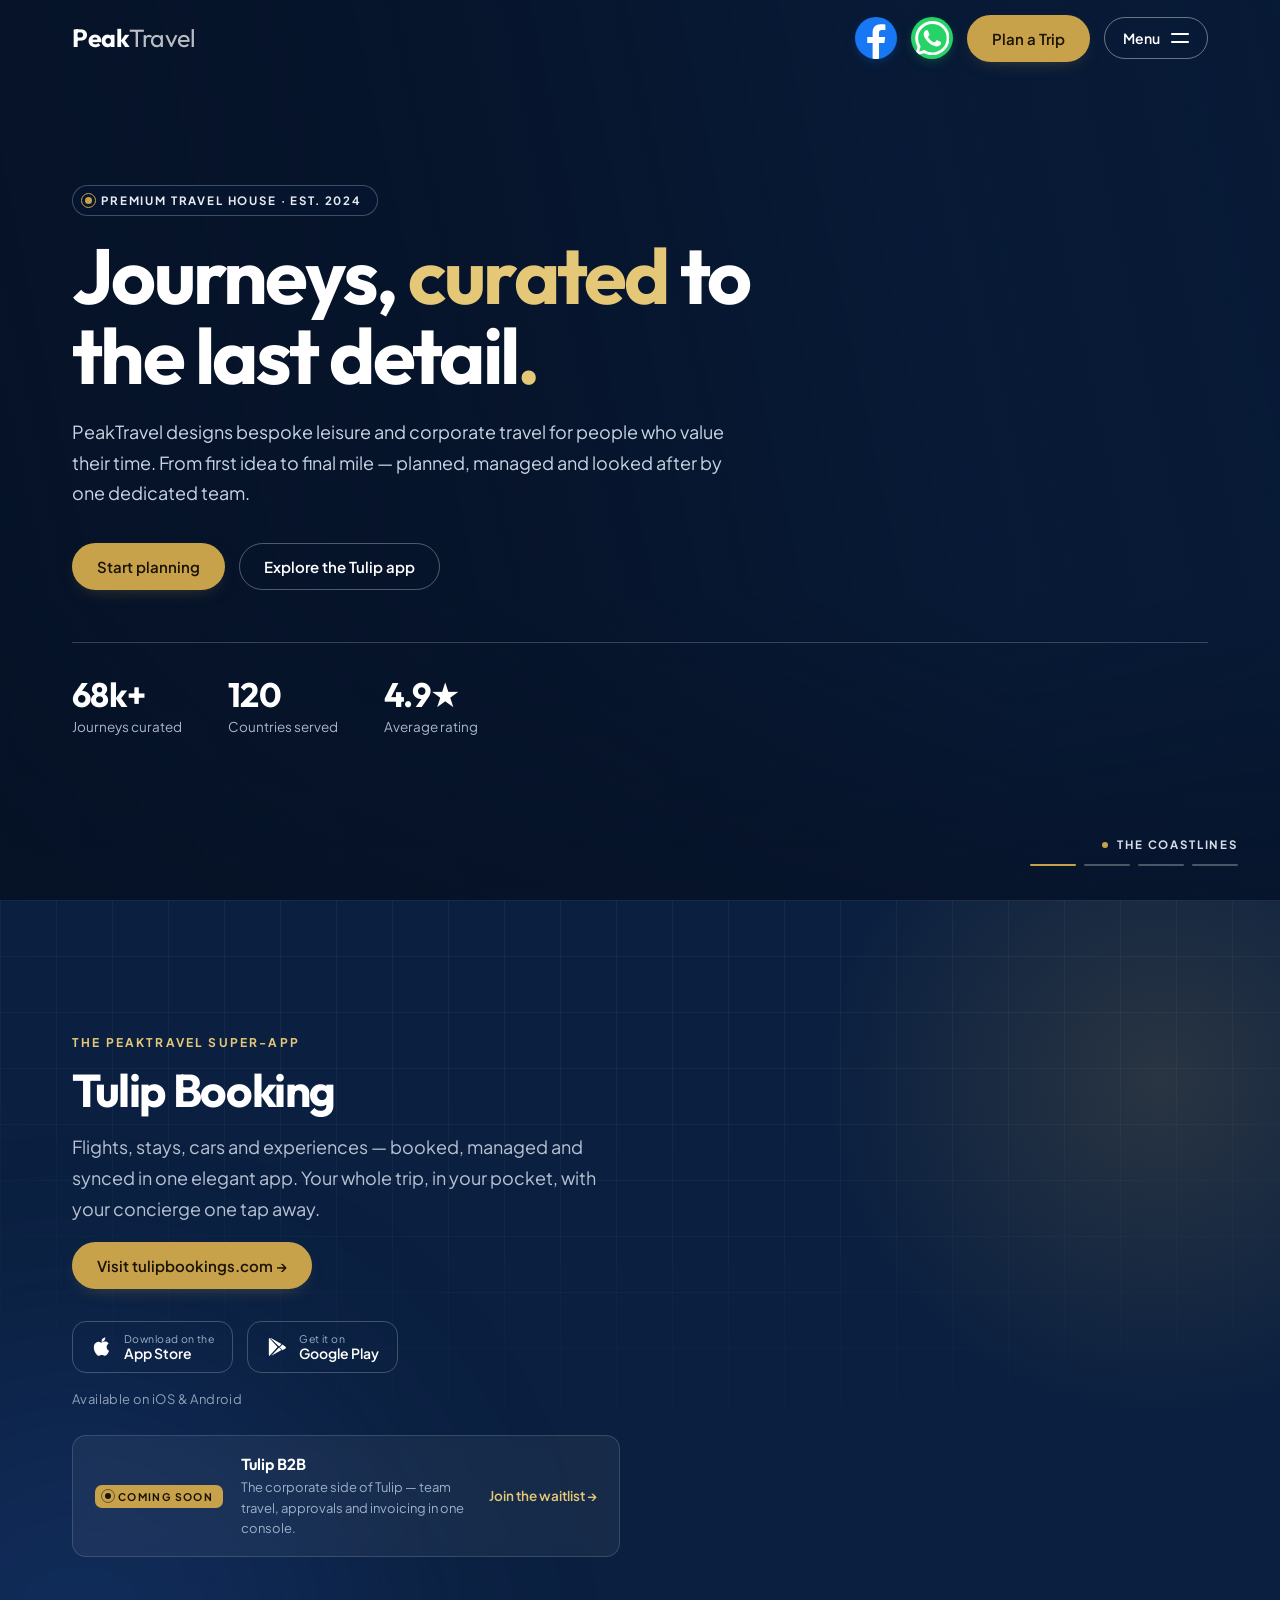
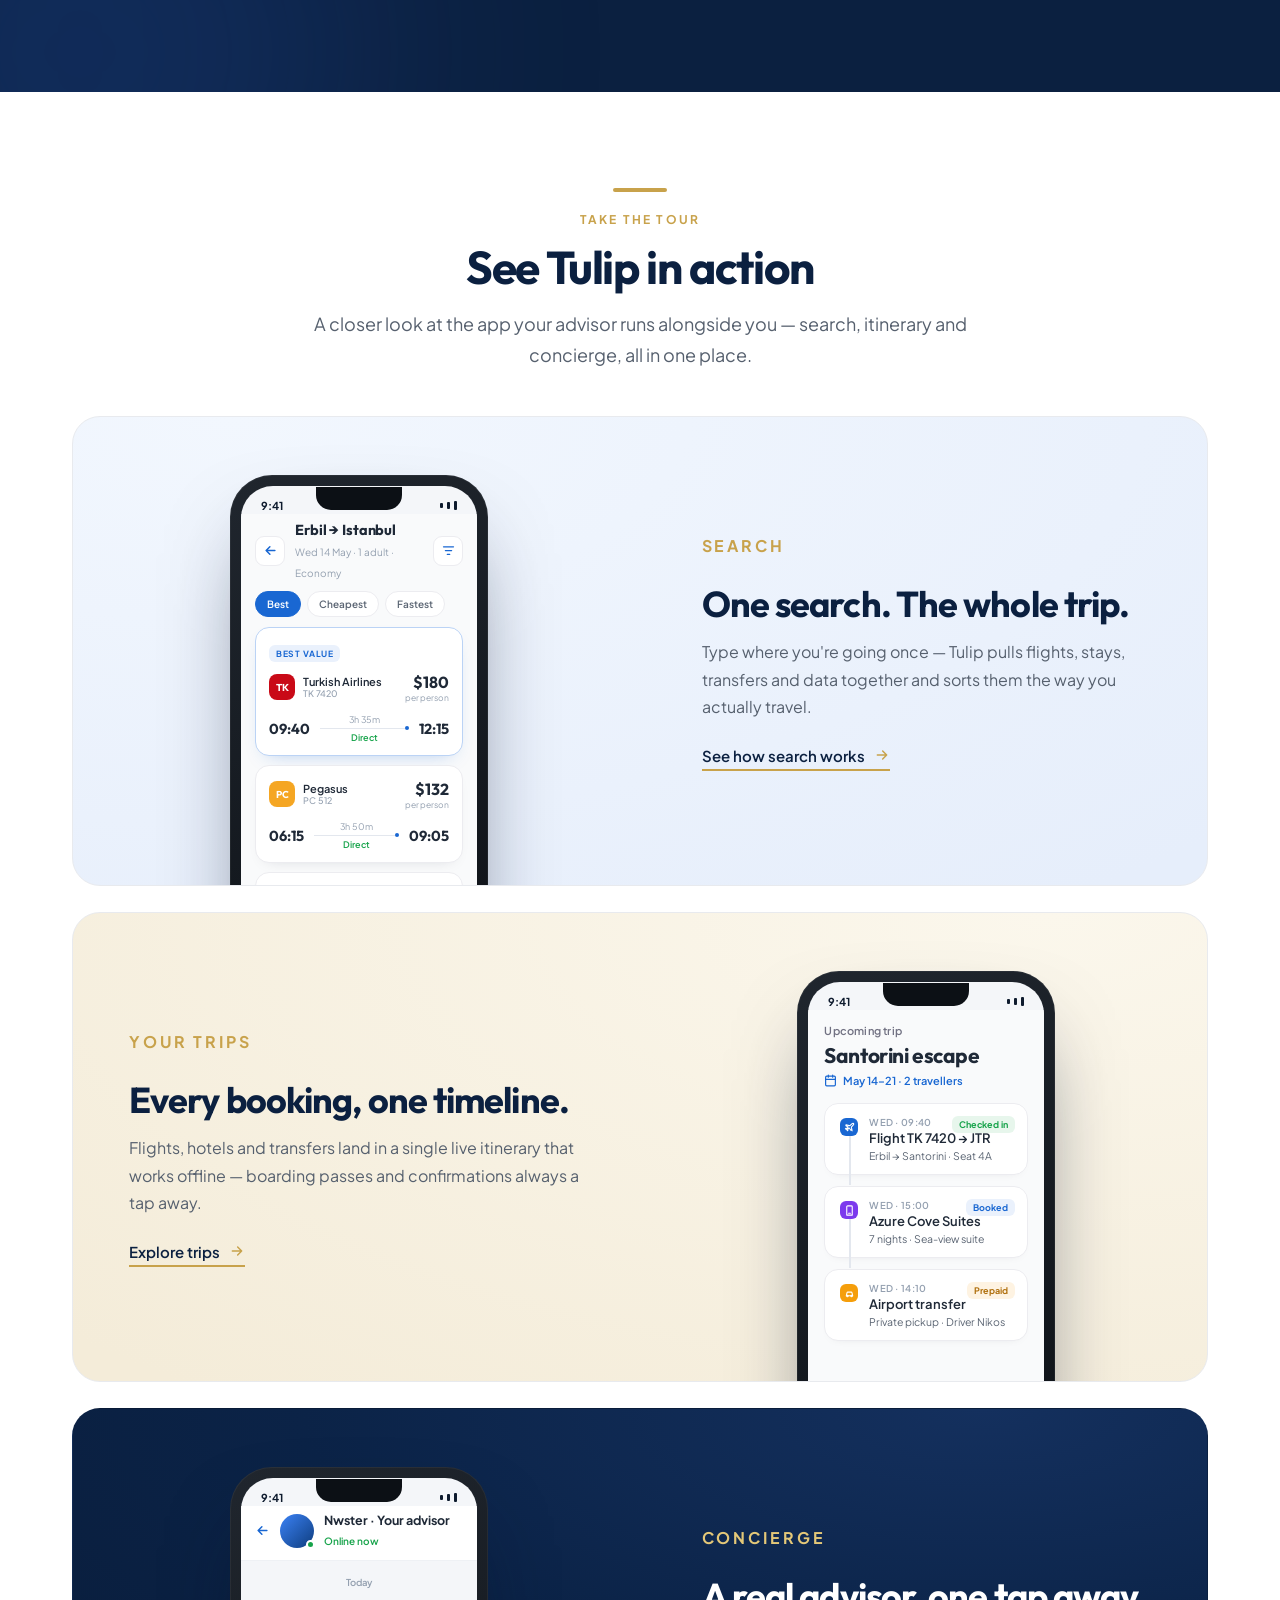
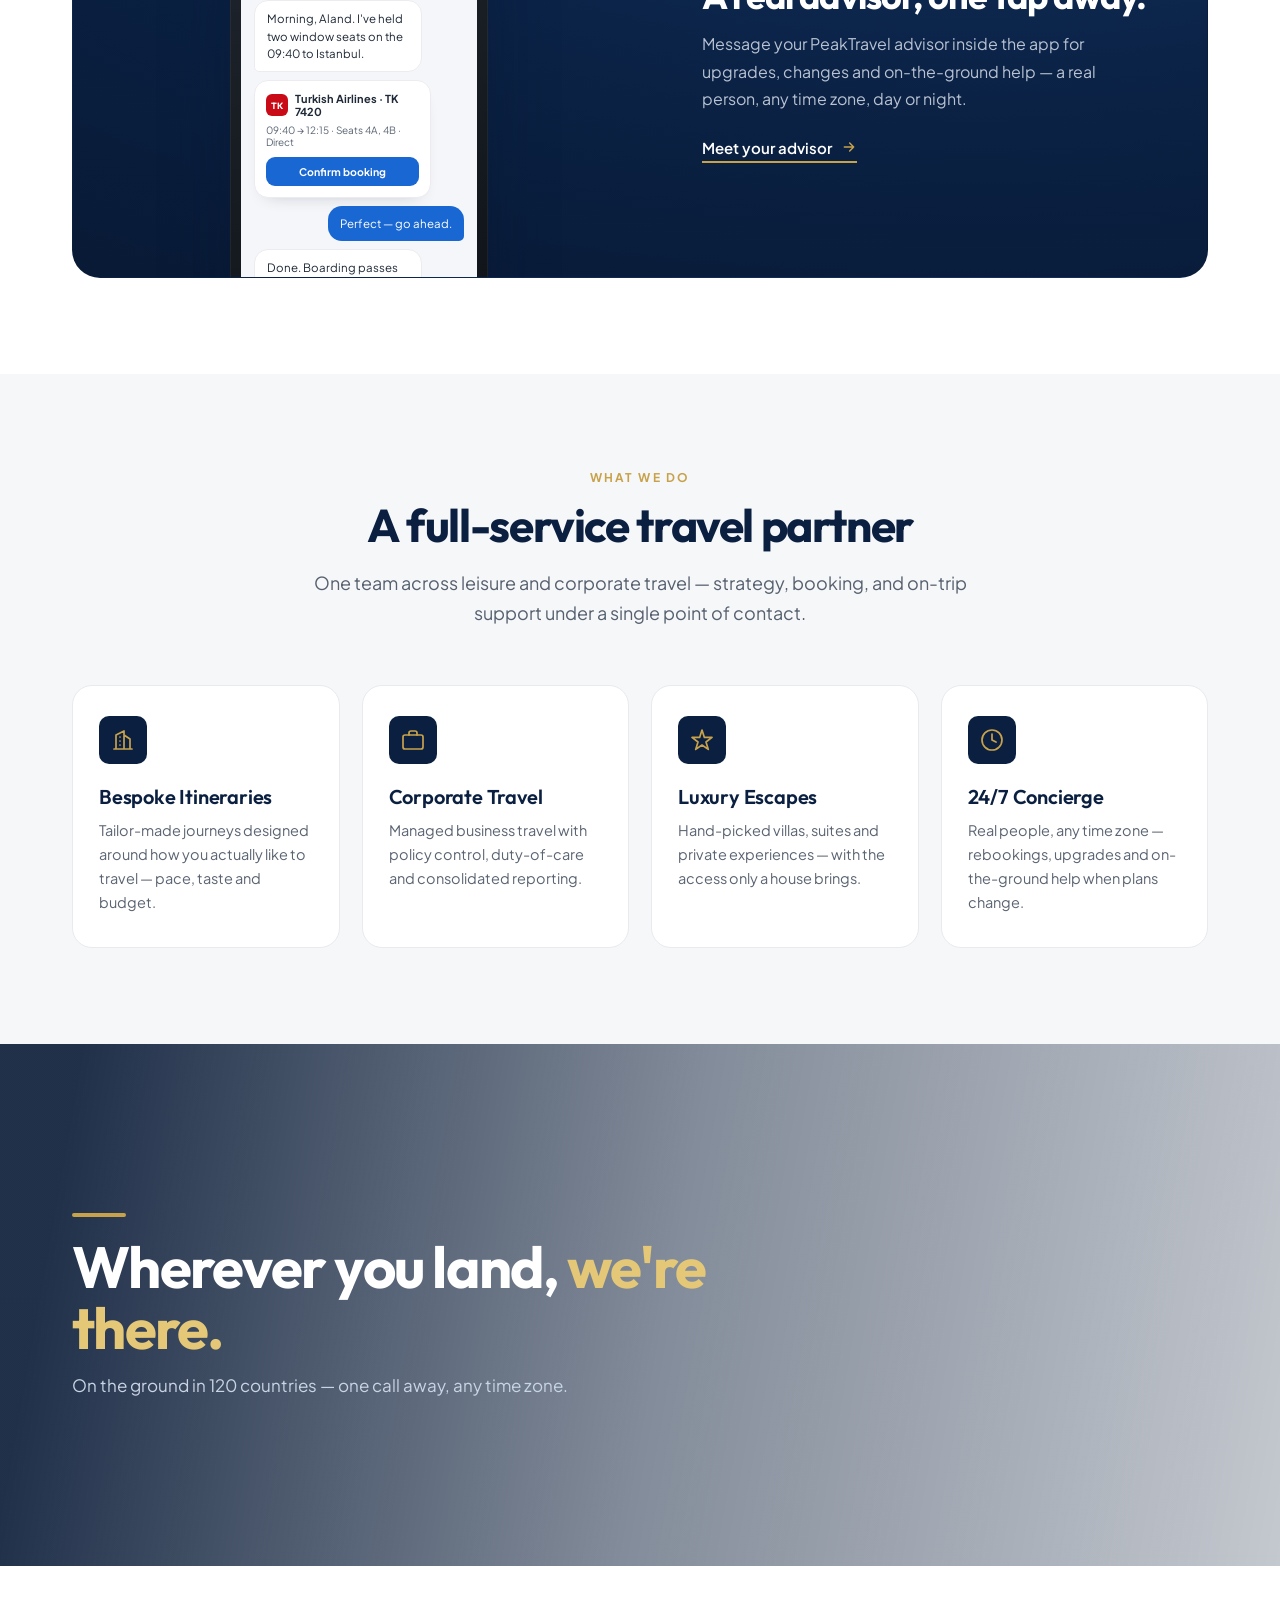
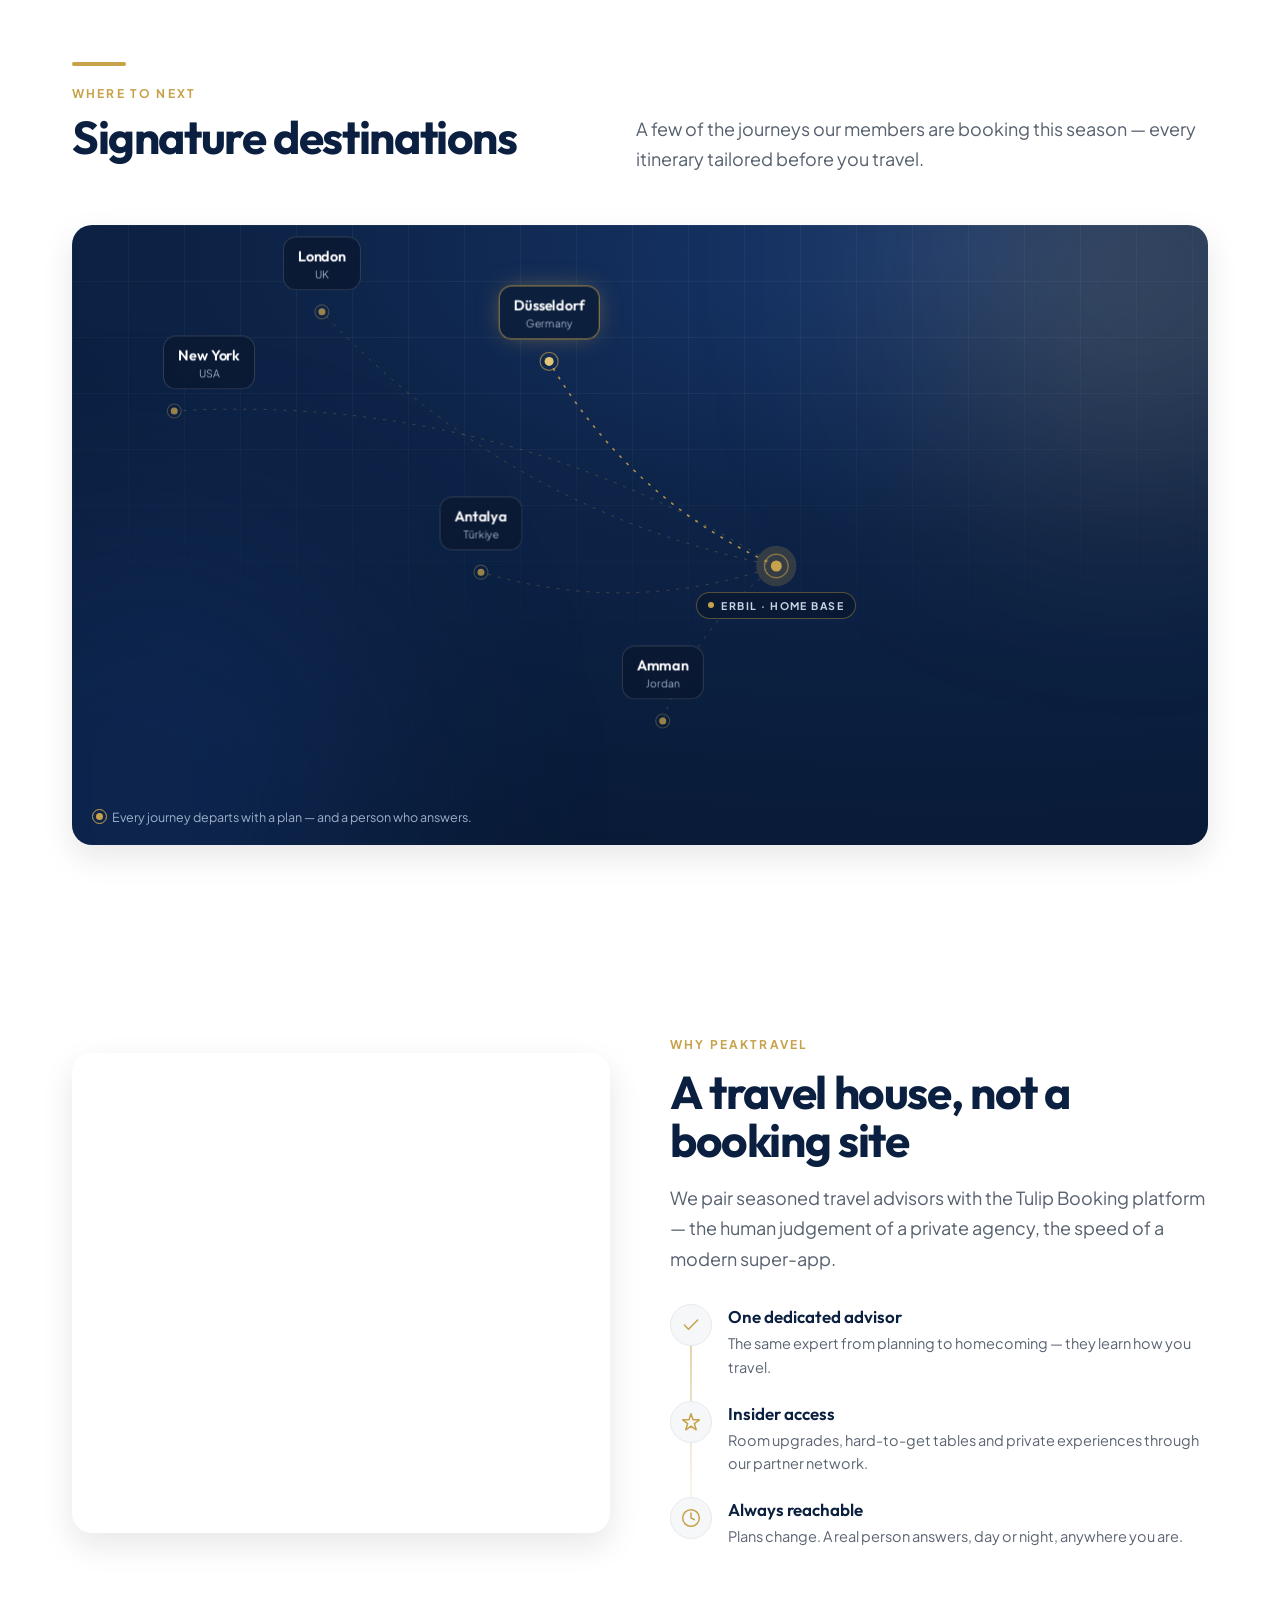
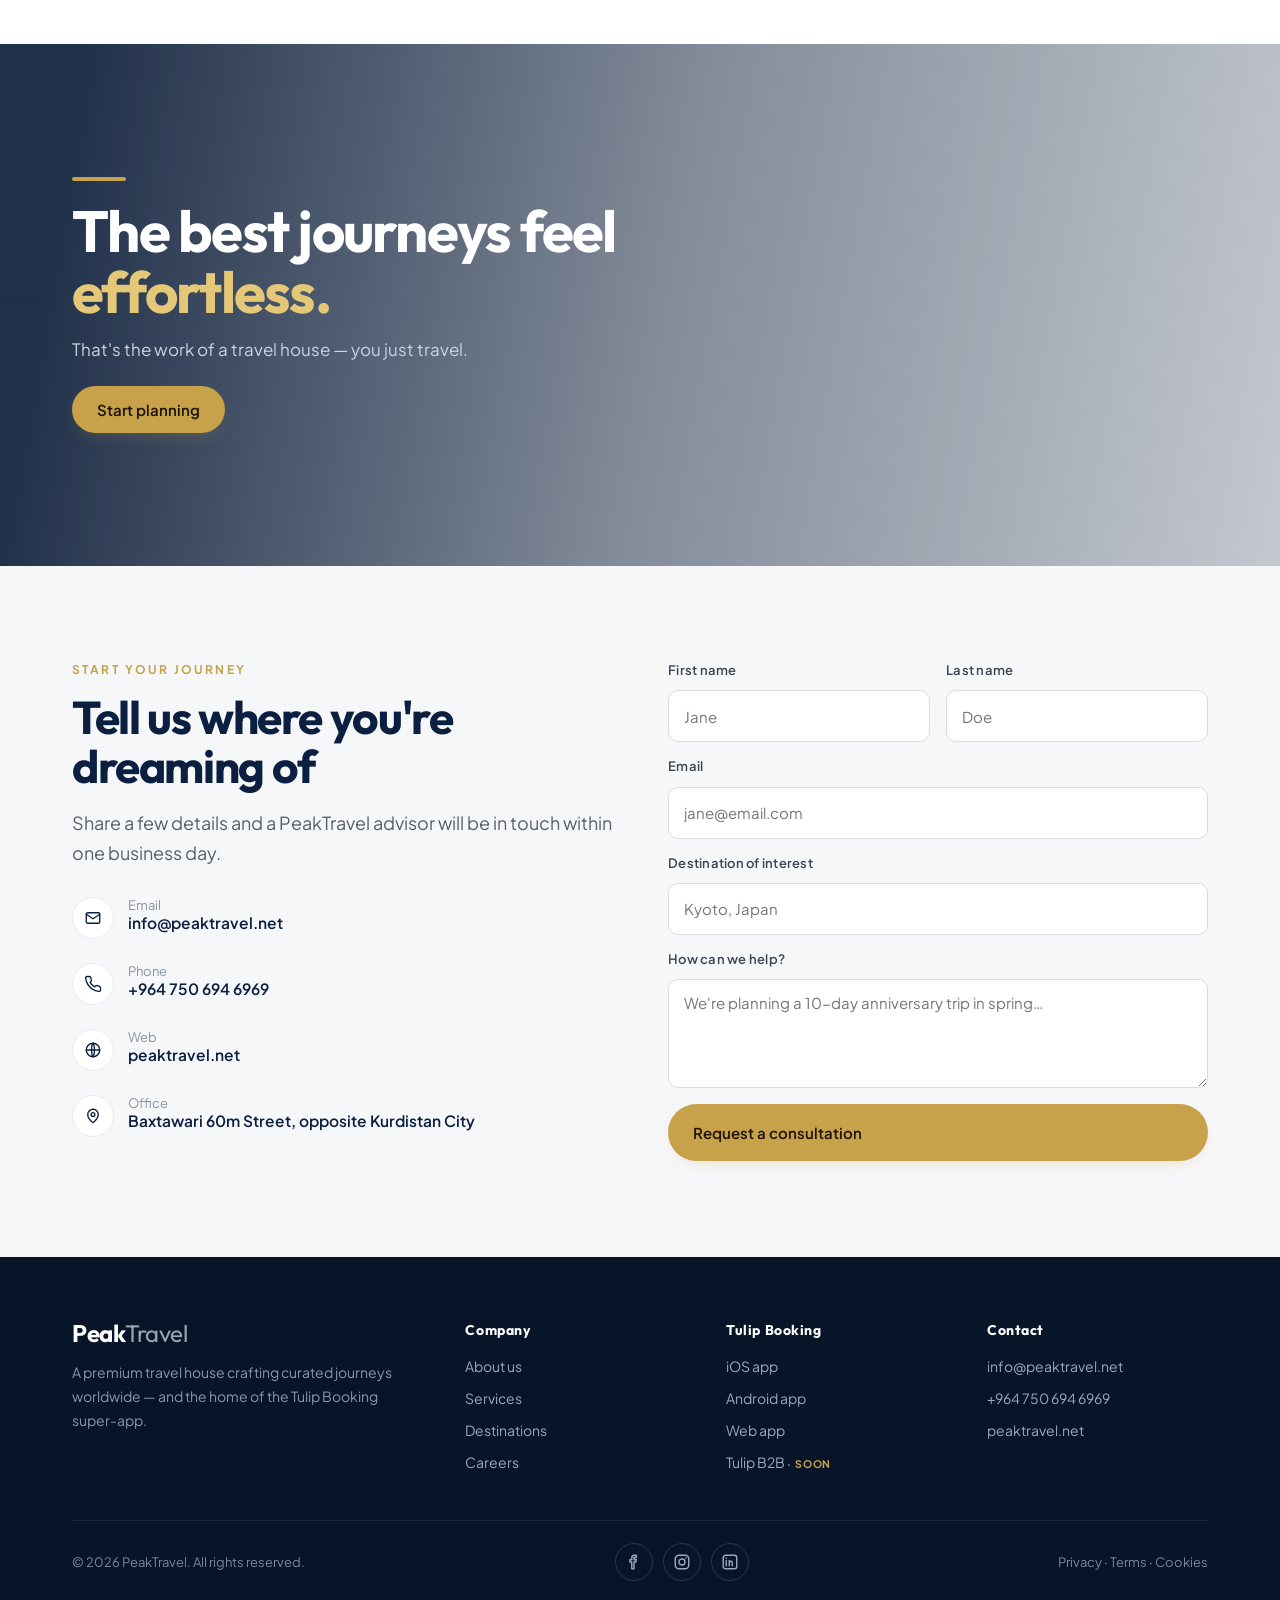
<file: index.html>
<!doctype html>
<html lang="en">
<head>
<meta charset="utf-8" />
<meta name="viewport" content="width=device-width, initial-scale=1" />
<title>PeakTravel — Curated Journeys</title>
<link rel="stylesheet" href="styles.css" />
<link rel="icon" type="image/svg+xml" href="assets/logo-icon.svg" />
<script src="assets/image-slot.js"></script>
<style>
  *, *::before, *::after { box-sizing: border-box; }
  :root {
    --ink: #0B2040;
    --ink-2: #18202B;
    --gold: #C8A24B;
    --gold-soft: #E4C878;
    --gray: #8A93A0;
    --line: #E8EAEE;
    --bg: #FFFFFF;
    --bg-soft: #F6F7F9;
    --maxw: 1200px;
  }
  html { scroll-behavior: smooth; }
  body {
    margin: 0;
    font-family: var(--pt-font-body);
    color: var(--ink-2);
    background: var(--bg);
    -webkit-font-smoothing: antialiased;
  }
  a { color: inherit; text-decoration: none; }
  img { display: block; max-width: 100%; }
  .wrap { max-width: var(--maxw); margin: 0 auto; padding: 0 32px; }
  .display { font-family: var(--pt-font-display); }
  .eyebrow {
    font-family: var(--pt-font-body); font-size: 12px; font-weight: 700;
    letter-spacing: .18em; text-transform: uppercase; color: var(--gold);
    margin: 0 0 16px;
  }
  h2.section-title {
    font-family: var(--pt-font-display); font-weight: 700;
    font-size: clamp(30px, 4vw, 46px); letter-spacing: -0.03em; line-height: 1.05;
    margin: 0 0 18px; color: var(--ink);
  }
  .lead { font-size: 18px; line-height: 1.7; color: #56606E; max-width: 60ch; }

  /* ---------- Wordmark ---------- */
  .logo { font-family: var(--pt-font-display); font-size: 25px; letter-spacing: -0.02em; line-height: 1; white-space: nowrap; }
  .logo .peak { font-weight: 700; color: var(--ink-2); }
  .logo .travel { font-weight: 400; color: var(--gray); }
  .on-dark .logo .peak, .footer .logo .peak { color: #fff; }
  .on-dark .logo .travel, .footer .logo .travel { color: #9AA3B0; }

  /* ---------- Buttons ---------- */
  .btn {
    display: inline-flex; align-items: center; gap: 9px;
    font-family: var(--pt-font-body); font-weight: 600; font-size: 15px;
    padding: 13px 24px; border-radius: var(--pt-radius-pill);
    border: 1px solid transparent; cursor: pointer; transition: all var(--pt-dur) var(--pt-ease);
    white-space: nowrap;
  }
  .btn-primary { background: var(--ink); color: #fff; }
  .btn-primary:hover { background: #102a52; transform: translateY(-1px); box-shadow: 0 10px 26px -10px rgba(11,32,64,.6); }
  .btn-gold { background: var(--gold); color: #1b1405; }
  .btn-gold:hover { background: var(--gold-soft); transform: translateY(-1px); box-shadow: 0 10px 26px -10px rgba(200,162,75,.7); }
  .btn-ghost { background: transparent; color: var(--ink); border-color: #D7DBE2; }
  .btn-ghost:hover { border-color: var(--ink); }
  .btn-ghost.light { color: #fff; border-color: rgba(255,255,255,.3); }
  .btn-ghost.light:hover { border-color: #fff; background: rgba(255,255,255,.06); }

  /* ---------- Header (fixed, transparent over hero) ---------- */
  header {
    position: fixed; top: 0; left: 0; right: 0; z-index: 50;
    background: rgba(255,255,255,.82); backdrop-filter: saturate(180%) blur(14px);
    border-bottom: 1px solid transparent;
    transition: background .35s var(--pt-ease), border-color .35s, box-shadow .35s;
  }
  header.scrolled { border-bottom-color: var(--line); box-shadow: 0 1px 0 rgba(15,23,42,.02); }
  header.clear { background: transparent; backdrop-filter: none; }
  header.clear .logo .peak { color: #fff; }
  header.clear .logo .travel { color: rgba(255,255,255,.72); }
  .nav { display: flex; align-items: center; justify-content: space-between; height: 76px; }
  .nav-right { display: flex; align-items: center; gap: 14px; }
  .menu-trigger {
    display: inline-flex; align-items: center; gap: 11px; padding: 11px 18px;
    border-radius: var(--pt-radius-pill); border: 1px solid #D7DBE2; background: transparent;
    color: var(--ink); font-family: var(--pt-font-body); font-weight: 600; font-size: 14px;
    cursor: pointer; transition: all var(--pt-dur) var(--pt-ease);
  }
  .menu-trigger:hover { border-color: var(--gold); color: var(--gold); box-shadow: 0 0 20px -6px rgba(200,162,75,.5); }
  header.clear .menu-trigger { color: #fff; border-color: rgba(255,255,255,.4); }
  header.clear .menu-trigger:hover { border-color: var(--gold-soft); color: var(--gold-soft); }
  .mt-icon { position: relative; width: 18px; height: 12px; display: inline-block; }
  .mt-icon i { position: absolute; left: 0; right: 0; height: 2px; border-radius: 2px; background: currentColor; transition: transform .3s var(--pt-ease), top .3s var(--pt-ease); }
  .mt-icon i:first-child { top: 1px; }
  .mt-icon i:last-child { top: 9px; }
  @media (max-width: 880px) { .nav-cta { display: none; } }
  .nav-fb { display:inline-flex; align-items:center; justify-content:center; width:42px; height:42px; border-radius:50%; background:#1877F2; overflow:hidden; color:#fff; transition: background var(--pt-dur), transform var(--pt-dur), box-shadow var(--pt-dur); box-shadow: 0 4px 14px -6px rgba(24,119,242,.55); }
  .nav-fb:hover { background:#0F6AE0; color:#fff; transform: translateY(-2px); box-shadow: 0 10px 22px -8px rgba(24,119,242,.7); }
  .nav-fb svg { display:block; }
  header.clear .nav-fb { color:#fff; }
  .nav-wa { display:inline-flex; align-items:center; justify-content:center; width:42px; height:42px; border-radius:50%; background:#25D366; overflow:hidden; color:#fff; transition: background var(--pt-dur), transform var(--pt-dur), box-shadow var(--pt-dur); box-shadow: 0 4px 14px -6px rgba(37,211,102,.55); }
  .nav-wa:hover { background:#1EBE5B; color:#fff; transform: translateY(-2px); box-shadow: 0 10px 22px -8px rgba(37,211,102,.7); }
  .nav-wa svg { display:block; }
  header.clear .nav-wa { color:#fff; }

  /* ---------- Fullscreen menu takeover ---------- */
  .mega {
    position: fixed; inset: 0; z-index: 100; overflow: hidden;
    background: radial-gradient(130% 100% at 80% 0%, #14305e 0%, #0b2347 46%, #081a36 100%);
    clip-path: inset(0 0 100% 0); visibility: hidden;
    transition: clip-path .65s var(--pt-ease), visibility 0s linear .65s;
  }
  .mega.open { clip-path: inset(0 0 0% 0); visibility: visible; transition: clip-path .65s var(--pt-ease); }
  .mega-shell { position: relative; z-index: 1; height: 100%; display: flex; flex-direction: column; }
  .mega-top { display: flex; align-items: center; justify-content: space-between; height: 76px; flex: none; }
  .mega-close { width: 46px; height: 46px; border-radius: 50%; border: 1px solid rgba(255,255,255,.3); background: transparent; color: #fff; cursor: pointer; display: flex; align-items: center; justify-content: center; transition: all var(--pt-dur) var(--pt-ease); }
  .mega-close:hover { border-color: var(--gold); color: var(--gold-soft); box-shadow: 0 0 22px -6px rgba(200,162,75,.6); transform: rotate(90deg); }
  .mega-inner { flex: 1; display: grid; grid-template-columns: 1.05fr .95fr; gap: 60px; align-items: center; min-height: 0; }
  .mega-links { display: flex; flex-direction: column; gap: 4px; }
  .mega-links a {
    display: flex; align-items: baseline; gap: 18px; padding: 7px 0;
    font-family: var(--pt-font-display); font-weight: 700; font-size: clamp(32px, 4.4vw, 52px);
    letter-spacing: -0.03em; line-height: 1.06; color: #fff;
    opacity: 0; transform: translateY(26px);
    transition: color .24s var(--pt-ease), transform .24s var(--pt-ease), opacity .3s var(--pt-ease);
  }
  .mega.open .mega-links a { opacity: 1; transform: none; animation: megaIn .55s var(--pt-ease) backwards; animation-delay: calc(.14s + var(--i) * 55ms); }
  @keyframes megaIn { from { opacity: 0; transform: translateY(26px); } }
  .mega-links a i { font-style: normal; font-family: var(--pt-font-body); font-size: 12px; font-weight: 700; letter-spacing: .1em; color: var(--gold); flex: none; }
  .mega-links a:hover { color: var(--gold-soft); transform: translateX(12px); }
  .mega-visual { position: relative; height: min(62vh, 540px); border-radius: 20px; overflow: hidden; box-shadow: var(--pt-shadow-3); opacity: 0; transform: translateY(18px) scale(.985); transition: opacity .5s var(--pt-ease), transform .5s var(--pt-ease); }
  .mega.open .mega-visual { opacity: 1; transform: none; transition-delay: .3s; }
  .mv-img { position: absolute; inset: 0; background-position: center; background-size: cover; opacity: 0; transform: scale(1.06); transition: opacity .45s ease, transform .9s var(--pt-ease); }
  .mv-img.on { opacity: 1; transform: scale(1); }
  .mv-scrim { position: absolute; inset: 0; background: linear-gradient(to top, rgba(8,26,54,.55), transparent 42%); }
  .mega-foot { flex: none; display: flex; justify-content: space-between; gap: 18px; padding-bottom: 30px; color: #9DB0C8; font-size: 13.5px; flex-wrap: wrap; }
  .mega-foot b { color: #E7ECF4; font-weight: 600; }
  @media (max-width: 880px) {
    .mega-inner { grid-template-columns: 1fr; gap: 20px; align-items: start; padding-top: 4vh; }
    .mega-visual { display: none; }
    .mega-links a { font-size: clamp(30px, 8.4vw, 44px); }
    .mega-foot { flex-direction: column; gap: 8px; }
  }
  @media (prefers-reduced-motion: reduce) {
    .mega { clip-path: none; transition: none; }
    .mega.open { transition: none; }
    .mega-links a { opacity: 1; transform: none; }
    .mega.open .mega-links a { animation: none; }
    .mega-visual, .mega.open .mega-visual { opacity: 1; transform: none; transition: none; }
  }

  /* ---------- Cinematic hero ---------- */
  .cine-hero { position: relative; min-height: 100vh; padding: 0; display: flex; align-items: stretch; overflow: hidden; background: #081a36; }
  .cine-media { position: absolute; inset: 0; }
  .cine-slide { position: absolute; inset: 0; background-position: center; background-size: cover; opacity: 0; transition: opacity 1.2s ease; transform: scale(1.1); }
  .cine-slide.on { opacity: 1; z-index: 1; }
  @media (prefers-reduced-motion: no-preference) { .cine-slide.on { animation: kb 8s linear forwards; } }
  @keyframes kb { from { transform: scale(1.02); } to { transform: scale(1.14); } }
  .cine-scrim { position: absolute; inset: 0; z-index: 2; background: linear-gradient(78deg, rgba(6,18,38,.93) 0%, rgba(6,18,38,.62) 42%, rgba(8,26,54,.28) 72%, rgba(8,26,54,.42) 100%); }
  .cine-scrim::after { content: ""; position: absolute; inset: 0; background: linear-gradient(to top, rgba(6,18,38,.6), transparent 34%); }
  .cine-content { position: relative; z-index: 3; display: flex; flex-direction: column; justify-content: center; width: 100%; padding-top: 150px; padding-bottom: 130px; min-height: 100vh; }
  .cine-hero h1 {
    font-family: var(--pt-font-display); font-weight: 700;
    font-size: clamp(42px, 6.2vw, 78px); line-height: 1.02; letter-spacing: -0.035em;
    margin: 0 0 22px; color: #fff; max-width: 15ch;
  }
  .cine-hero h1 .em { color: var(--gold-soft); }
  .cine-hero .lead { color: #C9D4E4; max-width: 52ch; margin-bottom: 34px; }
  .hero-cta { display: flex; gap: 14px; flex-wrap: wrap; }
  .hero-stats { display: flex; gap: 46px; margin-top: 52px; padding-top: 30px; border-top: 1px solid rgba(255,255,255,.2); flex-wrap: wrap; }
  .stat .n { font-family: var(--pt-font-display); font-weight: 700; font-size: 34px; letter-spacing: -0.02em; color: #fff; }
  .stat .l { font-size: 13.5px; color: #A9B7CB; margin-top: 2px; }
  .eyebrow-chip.glass { background: rgba(8,26,54,.42); border-color: rgba(255,255,255,.24); color: #E7ECF4; backdrop-filter: blur(8px); box-shadow: none; }
  .cine-side { position: absolute; right: 42px; bottom: 34px; z-index: 4; display: flex; flex-direction: column; align-items: flex-end; gap: 12px; }
  .cine-cap { font-size: 11.5px; font-weight: 700; letter-spacing: .16em; text-transform: uppercase; color: #D6DEEA; transition: opacity .3s ease; }
  .cine-cap::before { content: ""; display: inline-block; width: 6px; height: 6px; border-radius: 50%; background: var(--gold); margin-right: 9px; vertical-align: 1px; }
  .cine-bars { display: flex; gap: 8px; }
  .cine-bars span { width: 46px; height: 2px; border-radius: 2px; background: rgba(255,255,255,.28); overflow: hidden; }
  .cine-bars span i { display: block; height: 100%; width: 0; background: var(--gold); }
  @media (prefers-reduced-motion: no-preference) { .cine-bars span.on i { animation: fillbar 6.5s linear forwards; } }
  @media (prefers-reduced-motion: reduce) { .cine-bars span.on i { width: 100%; } }
  @keyframes fillbar { from { width: 0; } to { width: 100%; } }
  @media (max-width: 880px) {
    .cine-content { padding-top: 130px; padding-bottom: 110px; }
    .cine-side { right: 24px; bottom: 22px; }
    .hero-stats { gap: 28px 40px; }
  }

  /* ---------- Media bands ---------- */
  .band { position: relative; overflow: hidden; padding: 0; height: 58vh; min-height: 420px; max-height: 640px; display: flex; align-items: center; }
  .band-img { position: absolute; left: 0; right: 0; top: -16%; bottom: -16%; background-position: center; background-size: cover; will-change: transform; }
  .band-scrim { position: absolute; inset: 0; background: linear-gradient(100deg, rgba(8,26,54,.9) 6%, rgba(8,26,54,.5) 52%, rgba(8,26,54,.24) 100%); }
  .band-content { position: relative; z-index: 1; width: 100%; }
  .band h2 { font-family: var(--pt-font-display); font-weight: 700; font-size: clamp(34px, 4.6vw, 58px); letter-spacing: -0.03em; line-height: 1.04; color: #fff; margin: 0; max-width: 17ch; }
  .band h2 .em { color: var(--gold-soft); }
  .band .sub { margin: 16px 0 0; font-size: 17px; color: #C9D4E4; }
  .band .btn { margin-top: 26px; }

  /* ---------- Section base ---------- */
  section { padding: 96px 0; scroll-margin-top: 78px; }
  .section-head { max-width: 720px; margin: 0 auto 56px; text-align: center; }
  .section-head .lead { margin: 0 auto; }

  /* ---------- Services ---------- */
  #services { background: var(--bg-soft); }
  .svc-grid { display: grid; grid-template-columns: repeat(4, 1fr); gap: 22px; }
  .svc {
    background: #fff; border: 1px solid var(--line); border-radius: var(--pt-radius-lg);
    padding: 30px 26px 32px; transition: transform var(--pt-dur) var(--pt-ease), box-shadow var(--pt-dur);
  }
  .svc:hover { transform: translateY(-6px); box-shadow: var(--pt-shadow-3); border-color: #DDE1E8; }
  .svc .ico { width: 48px; height: 48px; border-radius: var(--pt-radius-sm); background: #0B2040; color: var(--gold); display: flex; align-items: center; justify-content: center; margin-bottom: 20px; }
  .svc h3 { font-family: var(--pt-font-display); font-weight: 600; font-size: 20px; letter-spacing: -0.01em; margin: 0 0 10px; color: var(--ink); }
  .svc p { font-size: 14.5px; line-height: 1.65; color: #5B6472; margin: 0; }
  @media (max-width: 980px) { .svc-grid { grid-template-columns: repeat(2, 1fr); } }
  @media (max-width: 560px) { .svc-grid { grid-template-columns: 1fr; } }

  /* ---------- Destinations — Route Board ---------- */
  .routes-panel { position: relative; height: 620px; border-radius: var(--pt-radius-lg); overflow: hidden;
    background: radial-gradient(130% 100% at 78% 4%, #18386e 0%, #0d2347 46%, #081a36 100%); box-shadow: var(--pt-shadow-3); }
  #routes-canvas { position: absolute; inset: 0; width: 100%; height: 100%; display: block; z-index: 1; }
  .node-chip { position: absolute; z-index: 3; transform: translate(-50%, -140%); display: flex; flex-direction: column; align-items: center; gap: 2px; padding: 9px 14px; border-radius: 13px; background: rgba(10,23,46,.72); border: 1px solid rgba(255,255,255,.16); backdrop-filter: blur(8px); cursor: pointer; white-space: nowrap;
    transition: border-color var(--pt-dur) var(--pt-ease), box-shadow var(--pt-dur) var(--pt-ease), background var(--pt-dur) var(--pt-ease), transform var(--pt-dur) var(--pt-ease); }
  .node-chip b { font-family: var(--pt-font-display); font-weight: 600; font-size: 14.5px; color: #fff; letter-spacing: -0.01em; }
  .node-chip span { font-size: 10.5px; color: #9DB0C8; }
  .node-chip:hover, .node-chip.active { border-color: rgba(200,162,75,.75); background: rgba(13,30,58,.9); box-shadow: 0 0 26px -6px rgba(200,162,75,.55); }
  .node-chip:hover { transform: translate(-50%, -146%); }
  .node-chip.edge-l { transform: translate(-12%, -140%); }
  .node-chip.edge-l:hover { transform: translate(-12%, -146%); }
  .node-chip.edge-r { transform: translate(-88%, -140%); }
  .node-chip.edge-r:hover { transform: translate(-88%, -146%); }
  .hub-tag { position: absolute; z-index: 3; transform: translate(-50%, 26px); display: inline-flex; align-items: center; gap: 7px; font-size: 10.5px; font-weight: 700; letter-spacing: .14em; text-transform: uppercase; color: #C9D4E4; background: rgba(10,23,46,.7); border: 1px solid rgba(200,162,75,.4); padding: 6px 11px; border-radius: 999px; backdrop-filter: blur(6px); pointer-events: none; }
  .hub-tag .dot { width: 6px; height: 6px; border-radius: 50%; background: var(--gold); }
  .routes-foot { position: absolute; left: 24px; bottom: 20px; z-index: 3; display: flex; align-items: center; gap: 9px; font-size: 12.5px; color: #9DB0C8; }
  .routes-foot .dot { width: 7px; height: 7px; border-radius: 50%; background: var(--gold); position: relative; flex: none; }
  .routes-foot .dot::after { content: ""; position: absolute; inset: -4px; border-radius: 50%; border: 1px solid var(--gold); animation: ping 1.9s cubic-bezier(0,0,.2,1) infinite; }
  @media (max-width: 880px) { .routes-panel { height: 520px; } .node-chip { padding: 7px 11px; } .node-chip b { font-size: 12.5px; } .node-chip span { font-size: 9.5px; } }
  @media (prefers-reduced-motion: reduce) { .routes-foot .dot::after { animation: none; } }

  /* ---------- Tulip showcase ---------- */
  #tulip { background: var(--ink); color: #fff; overflow: hidden; position: relative; }
  #tulip::before { content:""; position:absolute; width:760px; height:760px; right:-260px; top:-200px; border-radius:50%; background: radial-gradient(circle, rgba(200,162,75,.16), transparent 62%); pointer-events:none; }
  .tulip-grid { display: grid; grid-template-columns: 1fr 1fr; gap: 40px; align-items: center; position: relative; }
  #tulip .eyebrow { color: var(--gold-soft); }
  #tulip h2 { color: #fff; }
  #tulip .lead { color: #B8C2D2; }
  .badges { display: flex; gap: 14px; margin: 30px 0 18px; flex-wrap: wrap; }
  .store {
    display: inline-flex; align-items: center; gap: 11px; padding: 11px 18px;
    border: 1px solid rgba(255,255,255,.22); border-radius: var(--pt-radius-md);
    transition: all var(--pt-dur) var(--pt-ease); cursor: pointer;
  }
  .store:hover { background: rgba(255,255,255,.07); border-color: rgba(255,255,255,.4); transform: translateY(-2px); }
  .store .glyph { width: 22px; height: 22px; color: #fff; }
  .store .st { display: flex; flex-direction: column; line-height: 1.15; }
  .store .st small { font-size: 10.5px; color: #9DB0C8; letter-spacing: .04em; }
  .store .st b { font-size: 14px; font-weight: 600; }
  .avail { font-size: 13px; color: #8FA0B8; letter-spacing: .03em; }

  /* ---------- Tulip B2B — coming soon ---------- */
  .b2b { display: flex; align-items: center; gap: 18px; margin-top: 28px; max-width: 560px; scroll-margin-top: 96px;
    background: rgba(255,255,255,.05); border: 1px solid rgba(255,255,255,.14);
    border-radius: var(--pt-radius-md); padding: 18px 22px; backdrop-filter: blur(8px); }
  .b2b .tag { flex: none; display: inline-flex; align-items: center; gap: 7px; font-size: 10.5px; font-weight: 700; letter-spacing: .13em; text-transform: uppercase; color: #1b1405; background: var(--gold); padding: 5px 10px; border-radius: 7px; }
  .b2b .tag .pulse { width: 6px; height: 6px; border-radius: 50%; background: #1b1405; position: relative; }
  .b2b .tag .pulse::after { content: ""; position: absolute; inset: -4px; border-radius: 50%; border: 1px solid rgba(27,20,5,.55); animation: ping 1.8s cubic-bezier(0,0,.2,1) infinite; }
  @keyframes ping { 0% { transform: scale(.5); opacity: 1; } 80%, 100% { transform: scale(1.6); opacity: 0; } }
  .b2b b { font-family: var(--pt-font-display); font-weight: 600; font-size: 16px; color: #fff; display: block; }
  .b2b p { margin: 3px 0 0; font-size: 13px; line-height: 1.55; color: #9DB0C8; }
  .b2b a.wl { margin-left: auto; flex: none; font-size: 13.5px; font-weight: 600; color: var(--gold-soft); white-space: nowrap; border-bottom: 1px solid transparent; transition: border-color var(--pt-dur); }
  .b2b a.wl:hover { border-bottom-color: var(--gold-soft); }
  @media (max-width: 560px) { .b2b { flex-wrap: wrap; } .b2b a.wl { margin-left: 0; } }
  @media (prefers-reduced-motion: reduce) { .b2b .tag .pulse::after { animation: none; } }

  @keyframes glowDrift { 0%, 100% { opacity: .8; transform: translate3d(0,0,0) scale(1); } 50% { opacity: 1; transform: translate3d(-30px, 24px, 0) scale(1.07); } }
  @media (prefers-reduced-motion: no-preference) { #tulip::before { animation: glowDrift 11s ease-in-out infinite; } }

  /* phones */
  .stage { position: relative; height: 600px; display: flex; align-items: center; justify-content: center; perspective: 1600px; padding-right: 130px; }
  .ph-main, .ph-sub { will-change: transform, opacity; }
  .phone {
    position: relative; width: 290px; height: 590px; border-radius: 46px;
    background: linear-gradient(155deg, #20262E, #0d1116); padding: 12px;
    box-shadow: 0 40px 90px -30px rgba(0,0,0,.8), 0 0 0 1px rgba(255,255,255,.05) inset, 0 0 60px -10px rgba(200,162,75,.25);
    transform: rotateY(-16deg) rotateX(6deg) rotateZ(2deg);
    transform-style: preserve-3d; will-change: transform;
  }
  .phone.float { animation: floaty 7s ease-in-out infinite; }
  @keyframes floaty { 0%,100% { transform: rotateY(-16deg) rotateX(6deg) rotateZ(2deg) translateY(0); } 50% { transform: rotateY(-13deg) rotateX(5deg) rotateZ(1.5deg) translateY(-18px); } }
  .phone .screen { position: relative; width: 100%; height: 100%; border-radius: 36px; overflow: hidden; background: #0e1420; }
  .phone .screen image-slot { width: 100%; height: 100%; }
  .phone .notch { position: absolute; top: 14px; left: 50%; transform: translateX(-50%); width: 96px; height: 26px; background: #0c1015; border-radius: 0 0 16px 16px; z-index: 4; }
  .ph-sub { position: absolute; left: calc(50% + 26px); top: 108px; z-index: -1; }
  .phone-2 {
    position: relative; width: 234px; height: 476px; border-radius: 38px;
    background: linear-gradient(155deg, #20262E, #0d1116); padding: 10px;
    box-shadow: 0 30px 70px -28px rgba(0,0,0,.75), 0 0 0 1px rgba(255,255,255,.04) inset;
    transform: rotateY(-15deg) rotateX(5deg) rotateZ(5deg); opacity: .96;
  }
  .phone-2.float { animation: floaty2 8s ease-in-out infinite; }
  @keyframes floaty2 { 0%,100% { transform: rotateY(-15deg) rotateX(5deg) rotateZ(5deg) translateY(0);} 50% { transform: rotateY(-13deg) rotateX(4deg) rotateZ(4.5deg) translateY(-12px);} }
  .phone-2 .screen { position:relative; width:100%; height:100%; border-radius: 30px; overflow:hidden; background:#0e1420;}
  .phone-2 .screen image-slot { width:100%; height:100%; }
  @media (max-width: 980px) {
    .tulip-grid { grid-template-columns: 1fr; gap: 20px; }
    .stage { height: 540px; transform: scale(.92); }
  }
  @media (max-width: 640px) {
    .ph-sub { display: none; }
    .stage { padding-right: 0; }
  }

  /* ---------- About / why ---------- */
  #about .about-grid { display:grid; grid-template-columns: 1fr 1fr; gap: 60px; align-items:center; }
  .why-list { display: grid; gap: 22px; margin-top: 8px; }
  .why { display: flex; gap: 16px; }
  .why .b { flex: none; width: 42px; height: 42px; border-radius: 50%; background: var(--bg-soft); border: 1px solid var(--line); display:flex; align-items:center; justify-content:center; color: var(--gold); }
  .why h4 { font-family: var(--pt-font-display); font-weight:600; font-size: 17px; margin: 2px 0 5px; color: var(--ink); }
  .why p { font-size: 14.5px; color:#5B6472; margin:0; line-height:1.6; }
  .about-visual image-slot, .about-visual .imgfill { width:100%; height: 480px; border-radius: var(--pt-radius-lg); box-shadow: var(--pt-shadow-3); }
  @media (max-width:880px){ #about .about-grid{ grid-template-columns:1fr; gap:36px;} .about-visual image-slot{height:340px;} }

  /* ---------- Contact ---------- */
  #contact { background: var(--bg-soft); }
  .contact-grid { display:grid; grid-template-columns: 1fr 1fr; gap: 56px; }
  .form { display: grid; gap: 16px; }
  .field { display:grid; gap:7px; }
  .field label { font-size: 13px; font-weight:600; color:#3C4655; letter-spacing:.02em; }
  .field input, .field textarea, .field select {
    font-family: var(--pt-font-body); font-size: 15px; padding: 13px 15px;
    border: 1px solid #D7DBE2; border-radius: var(--pt-radius-sm); background:#fff; color: var(--ink-2);
    transition: border-color var(--pt-dur), box-shadow var(--pt-dur);
  }
  .field input:focus, .field textarea:focus, .field select:focus { outline:none; border-color: var(--gold); box-shadow: 0 0 0 3px rgba(200,162,75,.16); }
  .field.row2 { grid-template-columns: 1fr 1fr; display:grid; gap:16px; }
  .contact-info .ci { display:flex; gap:14px; margin-bottom: 24px; align-items:flex-start; }
  .contact-info .ci .b { flex:none; width:42px;height:42px;border-radius:50%; background:#fff; border:1px solid var(--line); display:flex;align-items:center;justify-content:center;color:var(--ink);}
  .contact-info .ci .t1 { font-size:13px; color:var(--gray); }
  .contact-info .ci .t2 { font-weight:600; color: var(--ink); font-size:15.5px; }
  @media (max-width:880px){ .contact-grid{ grid-template-columns:1fr; gap:36px;} .field.row2{grid-template-columns:1fr;} }

  /* ---------- Footer ---------- */
  .footer { background: #081428; color: #B8C2D2; padding: 64px 0 30px; }
  .footer-grid { display:grid; grid-template-columns: 1.6fr 1fr 1fr 1fr; gap: 40px; }
  .footer .logo { font-size: 24px; margin-bottom: 16px; }
  .footer p.desc { font-size: 14px; line-height:1.7; color:#8B97AB; max-width: 34ch; }
  .footer h5 { font-family: var(--pt-font-display); color:#fff; font-size: 14px; letter-spacing:.04em; margin:0 0 16px; }
  .footer ul { list-style:none; margin:0; padding:0; display:grid; gap:11px; }
  .footer ul a { font-size:14px; color:#9CA9BD; transition: color var(--pt-dur); }
  .footer ul a:hover { color:#fff; }
  .footer .bottom { margin-top: 48px; padding-top: 22px; border-top:1px solid rgba(255,255,255,.08); display:flex; justify-content:space-between; align-items:center; font-size:13px; color:#7A879C; flex-wrap:wrap; gap:12px; }
  .footer .bottom .dot { color: var(--gold); }
  .footer .socials { display:flex; gap:10px; align-items:center; }
  .footer .socials a { display:inline-flex; align-items:center; justify-content:center; width:38px; height:38px; border-radius:50%; border:1px solid rgba(255,255,255,.14); color:#9CA9BD; transition: color var(--pt-dur), border-color var(--pt-dur), transform var(--pt-dur); }
  .footer .socials a:hover { color:#fff; border-color: var(--gold); transform: translateY(-2px); }
  @media (max-width:880px){ .footer-grid{grid-template-columns:1fr 1fr; gap:32px;} }

  /* ---- Tulip app mock screens ---- */
  .tb { position:absolute; inset:0; background:#F4F6F9; font-family:var(--pt-font-body); color:#0E1B2E; display:flex; flex-direction:column; overflow:hidden; text-align:left; }
  .tb-status { display:flex; justify-content:space-between; align-items:center; padding:13px 20px 2px; font-size:11px; font-weight:700; }
  .tb-status .sb { display:flex; gap:4px; align-items:center; }
  .tb-status .sb i { display:block; width:3px; height:8px; background:#0E1B2E; border-radius:1px; }
  .tb-head { display:flex; align-items:center; justify-content:space-between; padding:8px 16px 10px; }
  .tb-brand { display:flex; align-items:center; gap:7px; }
  .tb-brand img { width:18px; height:18px; }
  .tb-brand b { font-family:var(--pt-font-display); font-weight:700; font-size:15px; color:#1967D2; letter-spacing:-0.01em; }
  .tb-av { width:30px; height:30px; border-radius:50%; background:linear-gradient(135deg,#3B82F6,#0E3D7E); }
  .tb-body { flex:1; overflow:hidden; padding:0 16px; }
  .tb-greet { font-family:var(--pt-font-display); font-weight:700; font-size:18px; letter-spacing:-0.02em; margin:2px 0 13px; }
  .tb-search { background:#fff; border-radius:16px; box-shadow:0 10px 24px -12px rgba(15,23,42,.22); padding:4px 4px 6px; }
  .tb-tabs { display:flex; gap:4px; padding:4px; }
  .tb-tab { flex:1; text-align:center; font-size:11px; font-weight:600; padding:7px 0; border-radius:9px; color:#6B7585; }
  .tb-tab.on { background:#EAF1FC; color:#1967D2; }
  .tb-row { display:flex; align-items:center; gap:11px; padding:10px 12px; border-top:1px solid #EEF1F5; }
  .tb-row svg { color:#1967D2; flex:none; }
  .tb-row .l { font-size:9.5px; color:#94A0B0; letter-spacing:.04em; }
  .tb-row .v { font-size:13px; font-weight:600; color:#0E1B2E; margin-top:1px; }
  .tb-go { margin:8px 6px 4px; background:#1967D2; color:#fff; text-align:center; font-weight:600; font-size:13px; padding:12px; border-radius:11px; }
  .tb-sec { font-size:13px; font-weight:700; margin:16px 2px 9px; display:flex; justify-content:space-between; align-items:center; }
  .tb-sec a { color:#1967D2; font-size:11px; font-weight:600; }
  .tb-cards { display:flex; gap:11px; }
  .tb-card { flex:1; border-radius:13px; overflow:hidden; background:#fff; box-shadow:0 6px 16px -11px rgba(15,23,42,.25); }
  .tb-card .img { height:72px; position:relative; }
  .tb-card .img b { position:absolute; top:7px; right:7px; background:rgba(255,255,255,.92); color:#1967D2; font-size:9px; font-weight:700; padding:2px 6px; border-radius:6px; }
  .tb-card .ct { padding:8px 9px 10px; }
  .tb-card .ct .nm { font-size:12px; font-weight:600; }
  .tb-card .ct .lo { font-size:10px; color:#94A0B0; margin-top:1px; }
  .tb-card .ct .p { font-size:11px; color:#1967D2; font-weight:700; margin-top:5px; }
  .tb-nav { display:flex; justify-content:space-around; padding:9px 8px 15px; background:#fff; border-top:1px solid #EEF1F5; }
  .tb-nav .it { display:flex; flex-direction:column; align-items:center; gap:3px; font-size:9px; color:#9AA6B5; }
  .tb-nav .it.on { color:#1967D2; }
  /* detail screen */
  .tb-hero { height:160px; position:relative; background:linear-gradient(140deg,#3B82F6,#0E3D7E); }
  .tb-hero .top { position:absolute; top:14px; left:14px; right:14px; display:flex; justify-content:space-between; }
  .tb-hero .ic { width:28px; height:28px; border-radius:50%; background:rgba(255,255,255,.9); display:flex; align-items:center; justify-content:center; color:#1967D2; }
  .tb-hero .ttl { position:absolute; left:16px; bottom:14px; color:#fff; }
  .tb-hero .ttl b { font-family:var(--pt-font-display); font-weight:700; font-size:18px; }
  .tb-hero .ttl span { display:block; font-size:11px; opacity:.85; margin-top:2px; }
  .tb-d { padding:14px 16px; }
  .tb-d .rate { display:flex; align-items:center; gap:6px; font-size:12px; color:#0E1B2E; font-weight:600; }
  .tb-d .rate .g { color:#C8A24B; }
  .tb-chips { display:flex; flex-wrap:wrap; gap:7px; margin:13px 0; }
  .tb-chips span { font-size:10.5px; background:#EAF1FC; color:#1967D2; padding:5px 10px; border-radius:8px; font-weight:600; }
  .tb-d p { font-size:11.5px; line-height:1.6; color:#5B6573; margin:6px 0 0; }
  .tb-book { margin-top:auto; display:flex; align-items:center; justify-content:space-between; padding:13px 16px 18px; background:#fff; border-top:1px solid #EEF1F5; }
  .tb-book .pr b { font-family:var(--pt-font-display); font-weight:700; font-size:18px; color:#0E1B2E; }
  .tb-book .pr span { font-size:11px; color:#94A0B0; }
  .tb-book .rb { background:#1967D2; color:#fff; font-weight:600; font-size:13px; padding:11px 22px; border-radius:11px; }

  /* reveal on scroll */
  .reveal { transition: opacity .7s var(--pt-ease), transform .7s var(--pt-ease); }
  .reveal.pending { opacity: 0; transform: translateY(24px); }
  @media (prefers-reduced-motion: reduce) { .reveal, .reveal.pending { opacity:1; transform:none; } .phone.float, .phone-2.float { animation: none; } .feat { animation: none; } .ph-main, .ph-sub, .feat { opacity: 1 !important; transform: none !important; } html{scroll-behavior:auto;} }
  .feat{position:absolute;display:flex;align-items:center;gap:10px;background:rgba(10,23,46,.86);border:1px solid rgba(255,255,255,.18);backdrop-filter:blur(9px);border-radius:14px;padding:11px 15px;color:#fff;box-shadow:0 20px 44px -22px rgba(0,0,0,.65);animation:floaty 7s ease-in-out infinite;z-index:3}
  .feat .fi{width:32px;height:32px;border-radius:9px;background:rgba(200,162,75,.18);color:var(--gold-soft);display:flex;align-items:center;justify-content:center;flex:none}
  .feat b{font-size:13px;font-weight:600;display:block;line-height:1.2}
  .feat small{font-size:10.5px;color:#9DB0C8}
  .feat.f1{left:-2%;top:16%;animation-delay:.5s}
  .feat.f2{right:-3%;bottom:9%;animation-delay:1.5s}
  @media(max-width:980px){.feat{display:none}}

  .tb-body2{flex:1;overflow:hidden;padding:14px 16px;display:flex;flex-direction:column;gap:15px;background:#F9FAFB}
  .th-greet small{font-size:12px;color:#717182;font-weight:500}
  .th-greet h1{font-family:var(--pt-font-display);font-weight:700;font-size:24px;letter-spacing:-0.02em;color:#1F2937;margin:3px 0 0}
  .th-hero{border-radius:14px;overflow:hidden;position:relative;box-shadow:0 6px 16px -8px rgba(15,23,42,.28)}
  .th-hero .bg{position:absolute;inset:0;background:url('https://images.unsplash.com/photo-1488646953014-85cb44e25828?auto=format&fit=crop&w=1200&q=85') center/cover}
  .th-hero .ov{position:absolute;inset:0;background:linear-gradient(rgba(15,23,42,.32),rgba(15,23,42,.56))}
  .th-hero .in{position:relative;padding:12px;display:flex;flex-direction:column;gap:10px}
  .th-tabs{display:flex;gap:5px}
  .th-tab{font-size:10px;font-weight:600;color:rgba(255,255,255,.82);padding:5px 8px;border-radius:7px;white-space:nowrap;transition:background .35s,color .35s}
  .th-tab.on{background:rgba(255,255,255,.95);color:#1967D2}
  .th-srch{display:flex;align-items:center;gap:8px;padding:10px;border-radius:11px;background:rgba(255,255,255,.93)}
  .th-srch .hint{flex:1;font-size:12px;color:#9AA0AB}
  .th-srch .go{display:flex;align-items:center;gap:4px;background:#1967D2;color:#fff;font-size:10.5px;font-weight:700;padding:7px 11px;border-radius:999px}
  .th-sec{display:flex;justify-content:space-between;align-items:baseline}
  .th-sec b{font-family:var(--pt-font-display);font-weight:700;font-size:15px;color:#1F2937}
  .th-sec a{font-size:11px;color:#1967D2;font-weight:600}
  .th-grid{display:flex;flex-wrap:wrap;gap:7px}
  .th-tile{width:calc(33.33% - 5px);background:#fff;border:1px solid #ECECF0;border-radius:14px;padding:12px 6px;display:flex;flex-direction:column;align-items:center;gap:8px;box-shadow:0 1px 2px rgba(15,23,42,.04)}
  .th-tile .bub{width:36px;height:36px;border-radius:11px;display:flex;align-items:center;justify-content:center}
  .th-tile .nm{font-size:10.5px;font-weight:600;color:#1F2937}

  /* ========================================================
     ENERGY LAYER — Corevia-inspired liveliness, navy + gold.
     Ambient glow + gridlines + cursor spotlight on dark panels;
     signature card hover; live-dot eyebrow chip; marquee.
     Gold stays disciplined at rest, comes alive on interaction.
     ======================================================== */
  .gridlines { position:absolute; inset:0; pointer-events:none; z-index:0;
    background-image: linear-gradient(rgba(255,255,255,.045) 1px, transparent 1px), linear-gradient(90deg, rgba(255,255,255,.045) 1px, transparent 1px);
    background-size: 56px 56px;
    -webkit-mask-image: radial-gradient(130% 100% at 50% 0%, #000 26%, transparent 76%);
    mask-image: radial-gradient(130% 100% at 50% 0%, #000 26%, transparent 76%); }
  .glowfield { position:absolute; inset:0; overflow:hidden; pointer-events:none; z-index:0; }
  .glowfield .g { position:absolute; border-radius:9999px; filter:blur(120px); }
  .glowfield .g-gold { background: rgba(200,162,75,.20); }
  .glowfield .g-blue { background: rgba(40,92,190,.20); }
  .spotlight { position:absolute; inset:0; pointer-events:none; z-index:0; opacity:0;
    transition: opacity .45s var(--pt-ease);
    background: radial-gradient(300px circle at var(--mx,50%) var(--my,50%), rgba(200,162,75,.15), transparent 62%); }
  .has-spot:hover .spotlight { opacity:1; }

  /* Live-dot pill eyebrow */
  .eyebrow-chip { display:inline-flex; align-items:center; gap:9px; padding:7px 15px 7px 12px;
    border:1px solid var(--line); border-radius: var(--pt-radius-pill); background:#fff; box-shadow: var(--pt-shadow-1);
    font-family: var(--pt-font-body); font-size:11.5px; font-weight:700; letter-spacing:.16em; text-transform:uppercase; color:#3C4655; margin:0 0 20px; }
  .eyebrow-chip .livedot { width:7px; height:7px; border-radius:50%; background: var(--gold); position:relative; flex:none; }
  .eyebrow-chip .livedot::after { content:""; position:absolute; inset:-4px; border-radius:50%; border:1px solid var(--gold); animation: ping 1.9s cubic-bezier(0,0,.2,1) infinite; }

  /* Short gold rule + split section heads */
  .rule { width:54px; height:4px; border-radius:2px; background: var(--gold); margin:0 0 20px; }
  .section-head.split { max-width:none; margin:0 0 46px; text-align:left; display:grid; grid-template-columns: 1fr auto; gap:32px; align-items:end; }
  .section-head.split .eyebrow { margin-bottom:12px; }
  .section-head.split .lead { margin:0; max-width:44ch; padding-bottom:4px; }
  @media (max-width:820px){ .section-head.split { grid-template-columns:1fr; gap:16px; } }

  /* Service cards — signature gold hover (original 4-up layout) */
  .svc { position:relative; overflow:hidden; transition: transform var(--pt-dur) var(--pt-ease), box-shadow var(--pt-dur) var(--pt-ease), border-color var(--pt-dur) var(--pt-ease); }
  .svc::after { content:""; position:absolute; top:-50px; right:-50px; width:150px; height:150px; border-radius:50%; background: radial-gradient(circle, rgba(200,162,75,.28), transparent 62%); opacity:0; transition: opacity var(--pt-dur) var(--pt-ease); pointer-events:none; }
  .svc .ico { transition: box-shadow var(--pt-dur) var(--pt-ease); }
  .svc:hover { transform: translateY(-8px); border-color: var(--gold); box-shadow: var(--pt-shadow-3), 0 0 34px -8px rgba(200,162,75,.45); }
  .svc:hover::after { opacity:1; }
  .svc:hover .ico { box-shadow: 0 0 22px -4px rgba(200,162,75,.55); }

  /* Glowing gold button */
  .btn-gold { box-shadow: 0 6px 20px -12px rgba(200,162,75,.55); }
  .btn-gold:hover { background: var(--gold-soft); transform: translateY(-1px); box-shadow: 0 12px 30px -10px rgba(200,162,75,.8), 0 0 26px -6px rgba(200,162,75,.55); }

  /* (destination card hover rules removed — section replaced by Route Board) */

  /* Connected why-list */
  .why-list { position:relative; }
  .why-list::before { content:""; position:absolute; left:20px; top:12px; bottom:12px; width:2px; z-index:0; background: linear-gradient(180deg, rgba(200,162,75,.55), rgba(200,162,75,0)); }
  .why { position:relative; z-index:1; }
  .why .b { transition: border-color var(--pt-dur) var(--pt-ease), box-shadow var(--pt-dur) var(--pt-ease), color var(--pt-dur) var(--pt-ease); }
  .why:hover .b { border-color: var(--gold); color: var(--gold); box-shadow: 0 0 0 4px rgba(200,162,75,.10), 0 0 20px -4px rgba(200,162,75,.5); }

  /* (marquee removed) */

  /* Back to top */
  .to-top { position:fixed; right:26px; bottom:26px; z-index:60; width:46px; height:46px; border-radius:50%; background: var(--gold); color:#1b1405; border:0; cursor:pointer; display:flex; align-items:center; justify-content:center; box-shadow: 0 10px 28px -8px rgba(200,162,75,.6); opacity:0; transform: translateY(10px) scale(.9); pointer-events:none; transition: all var(--pt-dur) var(--pt-ease); }
  .to-top.show { opacity:1; transform:none; pointer-events:auto; }
  .to-top:hover { background: var(--gold-soft); box-shadow: 0 0 32px -4px rgba(200,162,75,.8); }

  @media (max-width:980px){ }
  @media (prefers-reduced-motion: reduce){ .eyebrow-chip .livedot::after { animation:none; } .spotlight { display:none; } }

  /* ============================================================
     TULIP APP TOUR — app-screen showcase cards (FIB-inspired).
     Alternating soft-tint panels; an upright phone bleeds from the
     top edge, paired with a caption block and a gold underline link.
     Navy + gold house chrome; Tulip blue stays inside the screens.
     ============================================================ */
  #tulip-tour { background: var(--bg); }
  .tour-head { max-width: 720px; margin: 0 auto 46px; text-align: center; }
  .tour-head .rule { margin: 0 auto 20px; }
  .tour { display: grid; gap: 26px; }
  .tour-card { position: relative; display: grid; grid-template-columns: 1.02fr 1fr; align-items: stretch; min-height: 470px; border-radius: var(--pt-radius-xl); overflow: hidden; border: 1px solid var(--line); }
  .tour-card.tint-blue { background: radial-gradient(120% 130% at 14% 0%, #F2F7FE 0%, #E6EEFB 100%); }
  .tour-card.tint-gold { background: radial-gradient(120% 130% at 86% 0%, #FBF7EC 0%, #F4ECD9 100%); }
  .tour-card.tint-navy { background: radial-gradient(130% 120% at 80% 0%, #14305e 0%, #0b2347 46%, #081a36 100%); border-color: transparent; color: #fff; }
  .tc-media { position: relative; overflow: hidden; }
  .tc-phone { position: absolute; left: 50%; top: 58px; transform: translateX(-50%); width: 258px; height: 548px; border-radius: 42px; background: linear-gradient(155deg,#20262E,#0d1116); padding: 11px; box-shadow: 0 44px 90px -34px rgba(8,20,44,.72), 0 0 0 1px rgba(255,255,255,.05) inset; transition: transform .45s var(--pt-ease); }
  .tour-card:hover .tc-phone { transform: translateX(-50%) translateY(-8px); }
  .tc-phone .screen { position: relative; width: 100%; height: 100%; border-radius: 32px; overflow: hidden; background: #0e1420; }
  .tc-phone .notch { position:absolute; top:12px; left:50%; transform:translateX(-50%); width:86px; height:23px; background:#0c1015; border-radius:0 0 15px 15px; z-index:4; }
  .tc-body { display: flex; flex-direction: column; justify-content: center; padding: 52px 56px; }
  .tc-body .eyebrow { color: var(--gold); }
  .tint-navy .tc-body .eyebrow { color: var(--gold-soft); }
  .tc-body h3 { font-family: var(--pt-font-display); font-weight: 700; font-size: clamp(26px, 3vw, 36px); letter-spacing: -0.025em; line-height: 1.06; margin: 0 0 15px; color: var(--ink); }
  .tint-navy .tc-body h3 { color: #fff; }
  .tc-body p { font-size: 16px; line-height: 1.7; color: #56606E; margin: 0 0 26px; max-width: 42ch; }
  .tint-navy .tc-body p { color: #B8C2D2; }
  .tc-cta { display: inline-flex; align-items: center; gap: 9px; font-family: var(--pt-font-body); font-weight: 600; font-size: 15px; color: var(--ink); width: fit-content; padding-bottom: 4px; border-bottom: 2px solid var(--gold); transition: gap var(--pt-dur) var(--pt-ease), color var(--pt-dur) var(--pt-ease); }
  .tint-navy .tc-cta { color: #fff; }
  .tc-cta svg { color: var(--gold); }
  .tc-cta:hover { gap: 15px; color: var(--gold); }
  .tint-navy .tc-cta:hover { color: var(--gold-soft); }
  .tour-card.phone-right .tc-media { order: 2; }
  .tour-card.phone-right .tc-body { order: 1; }
  @media (max-width: 900px) {
    .tour-card, .tour-card.phone-right { grid-template-columns: 1fr; min-height: 0; }
    .tc-media { order: 0 !important; height: 366px; }
    .tc-body { order: 1 !important; padding: 34px 30px 40px; }
    .tc-phone { top: 46px; width: 236px; height: 496px; }
  }
  @media (prefers-reduced-motion: reduce) { .tour-card:hover .tc-phone { transform: translateX(-50%); } }

  /* flight-results screen */
  .fr { flex:1; display:flex; flex-direction:column; background:#F9FAFB; overflow:hidden; }
  .fr-top { display:flex; align-items:center; gap:10px; padding:6px 14px 10px; }
  .fr-top .bk { width:30px; height:30px; border-radius:9px; background:#fff; border:1px solid #ECECF0; display:flex; align-items:center; justify-content:center; color:#1967D2; flex:none; }
  .fr-top .rt { flex:1; }
  .fr-top .rt b { font-family:var(--pt-font-display); font-weight:700; font-size:14.5px; color:#1F2937; display:block; letter-spacing:-0.01em; }
  .fr-top .rt span { font-size:10px; color:#94A0B0; }
  .fr-sort { display:flex; gap:6px; padding:0 14px 8px; }
  .fr-chip { font-size:10px; font-weight:600; padding:6px 11px; border-radius:999px; background:#fff; border:1px solid #ECECF0; color:#5B6573; }
  .fr-chip.on { background:#1967D2; color:#fff; border-color:#1967D2; }
  .fr-list { flex:1; overflow:hidden; padding:2px 14px; display:flex; flex-direction:column; gap:9px; }
  .fr-card { background:#fff; border:1px solid #ECECF0; border-radius:14px; padding:12px 13px; box-shadow:0 6px 16px -12px rgba(15,23,42,.25); }
  .fr-card.best { border-color:#BBD3F5; box-shadow:0 8px 20px -12px rgba(25,103,210,.4); }
  .fr-row { display:flex; align-items:center; justify-content:space-between; }
  .fr-air { display:flex; align-items:center; gap:8px; }
  .fr-air .lg { width:26px; height:26px; border-radius:8px; display:flex; align-items:center; justify-content:center; font-family:var(--pt-font-display); font-weight:700; font-size:10px; color:#fff; flex:none; }
  .fr-air .nm { font-size:11px; font-weight:600; color:#1F2937; line-height:1.15; }
  .fr-air .nm small { display:block; font-size:9px; color:#94A0B0; font-weight:500; }
  .fr-price { text-align:right; }
  .fr-price b { font-family:var(--pt-font-display); font-weight:700; font-size:16px; color:#1F2937; }
  .fr-price small { display:block; font-size:8.5px; color:#94A0B0; }
  .fr-time { display:flex; align-items:center; gap:10px; margin-top:11px; }
  .fr-time .h { font-family:var(--pt-font-display); font-weight:700; font-size:14.5px; color:#1F2937; }
  .fr-time .path { flex:1; display:flex; flex-direction:column; align-items:center; gap:3px; }
  .fr-time .path .dur { font-size:9px; color:#94A0B0; }
  .fr-time .path .ln { width:100%; height:1px; background:#E3E7EE; position:relative; }
  .fr-time .path .ln::after { content:""; position:absolute; right:0; top:-2px; width:4px; height:4px; border-radius:50%; background:#1967D2; }
  .fr-time .path .stp { font-size:9px; color:#16A34A; font-weight:600; }
  .fr-badge { display:inline-block; font-size:8.5px; font-weight:700; letter-spacing:.06em; text-transform:uppercase; color:#1967D2; background:#EAF1FC; padding:3px 7px; border-radius:6px; margin-bottom:9px; }

  /* concierge chat screen */
  .cc { flex:1; display:flex; flex-direction:column; background:#F4F6F9; overflow:hidden; }
  .cc-head { display:flex; align-items:center; gap:10px; padding:6px 14px 11px; background:#fff; border-bottom:1px solid #EEF1F5; }
  .cc-head .bk { color:#1967D2; flex:none; display:flex; }
  .cc-head .av { width:34px; height:34px; border-radius:50%; background:linear-gradient(135deg,#3B82F6,#0E3D7E); position:relative; flex:none; }
  .cc-head .av .on { position:absolute; right:-1px; bottom:-1px; width:9px; height:9px; border-radius:50%; background:#16A34A; border:2px solid #fff; }
  .cc-head .who b { font-size:12.5px; font-weight:700; color:#1F2937; display:block; }
  .cc-head .who span { font-size:10px; color:#16A34A; font-weight:600; }
  .cc-body { flex:1; overflow:hidden; padding:13px 13px 0; display:flex; flex-direction:column; gap:8px; }
  .cc-day { text-align:center; font-size:9.5px; color:#94A0B0; font-weight:600; margin:2px 0 4px; }
  .cc-msg { max-width:80%; font-size:11.5px; line-height:1.5; padding:9px 12px; border-radius:14px; }
  .cc-msg.them { align-self:flex-start; background:#fff; color:#1F2937; border:1px solid #ECECF0; border-bottom-left-radius:5px; }
  .cc-msg.me { align-self:flex-end; background:#1967D2; color:#fff; border-bottom-right-radius:5px; }
  .cc-sug { align-self:flex-start; width:84%; background:#fff; border:1px solid #ECECF0; border-radius:14px; padding:11px; box-shadow:0 8px 18px -13px rgba(15,23,42,.3); }
  .cc-sug .r1 { display:flex; align-items:center; gap:7px; }
  .cc-sug .r1 .lg { width:22px; height:22px; border-radius:6px; background:#C90A17; color:#fff; font-family:var(--pt-font-display); font-weight:700; font-size:9px; display:flex; align-items:center; justify-content:center; flex:none; }
  .cc-sug .r1 b { font-size:11px; font-weight:700; color:#1F2937; }
  .cc-sug .r2 { font-size:10px; color:#5B6573; margin:6px 0 0; }
  .cc-sug .cf { margin-top:9px; background:#1967D2; color:#fff; text-align:center; font-size:10.5px; font-weight:700; padding:8px; border-radius:9px; }
  .cc-input { display:flex; align-items:center; gap:8px; padding:9px 12px 13px; background:#fff; border-top:1px solid #EEF1F5; }
  .cc-input .box { flex:1; font-size:11px; color:#9AA0AB; background:#F1F3F6; border-radius:999px; padding:9px 13px; }
  .cc-input .snd { width:32px; height:32px; border-radius:50%; background:#1967D2; color:#fff; display:flex; align-items:center; justify-content:center; flex:none; }

  /* itinerary / trip timeline screen */
  .tt { flex:1; display:flex; flex-direction:column; background:#F9FAFB; overflow:hidden; }
  .tt-head { padding:8px 16px 12px; }
  .tt-head small { font-size:11px; color:#717182; font-weight:600; letter-spacing:.02em; }
  .tt-head h1 { font-family:var(--pt-font-display); font-weight:700; font-size:21px; letter-spacing:-0.02em; color:#1F2937; margin:3px 0 0; }
  .tt-head .meta { display:flex; align-items:center; gap:6px; margin-top:6px; font-size:11px; color:#1967D2; font-weight:600; }
  .tt-body { flex:1; overflow:hidden; padding:4px 16px; display:flex; flex-direction:column; gap:11px; }
  .tt-card { position:relative; background:#fff; border:1px solid #ECECF0; border-radius:14px; padding:12px 13px 12px 44px; box-shadow:0 4px 12px -10px rgba(15,23,42,.22); }
  .tt-card .dot { position:absolute; left:15px; top:14px; width:18px; height:18px; border-radius:6px; display:flex; align-items:center; justify-content:center; color:#fff; z-index:1; }
  .tt-card .when { font-size:9.5px; color:#94A0B0; font-weight:600; letter-spacing:.03em; text-transform:uppercase; }
  .tt-card .ct { font-size:13px; font-weight:600; color:#1F2937; margin:2px 0 3px; }
  .tt-card .sub { font-size:10.5px; color:#5B6573; }
  .tt-card .tag { position:absolute; right:12px; top:12px; font-size:9px; font-weight:700; padding:3px 7px; border-radius:6px; }
  .tt-line { position:absolute; left:23.5px; top:32px; bottom:-11px; width:2px; background:#E3E7EE; z-index:0; }

</style>
</head>
<body>

<header id="top" class="clear">
  <div class="wrap nav">
    <a href="#home" class="logo"><span class="peak">Peak</span><span class="travel">Travel</span></a>
    <div class="nav-right">
      <a href="https://www.facebook.com/peaktravelebl" target="_blank" rel="noopener" class="nav-fb" aria-label="PeakTravel on Facebook">
        <svg width="42" height="42" viewBox="0 0 36 36" fill="currentColor" aria-hidden="true"><path d="M20.6 36V22.36h4.57l.68-5.31H20.6v-3.39c0-1.54.43-2.58 2.63-2.58l2.81 0V6.53c-.49-.06-2.16-.21-4.1-.21-4.06 0-6.84 2.48-6.84 7.03v3.7h-4.59v5.31h4.59V36H20.6z"/></svg>
      </a>
      <a href="https://wa.me/9647506946969" target="_blank" rel="noopener" class="nav-wa" aria-label="PeakTravel on WhatsApp">
        <svg width="34.6" height="34.6" viewBox="0 0 24 24" fill="currentColor" aria-hidden="true"><path d="M17.472 14.382c-.297-.149-1.758-.867-2.03-.967-.273-.099-.471-.148-.67.15-.197.297-.767.966-.94 1.164-.173.199-.347.223-.644.075-.297-.15-1.255-.463-2.39-1.475-.883-.788-1.48-1.761-1.653-2.059-.173-.297-.018-.458.13-.606.134-.133.298-.347.446-.52.149-.174.198-.298.298-.497.099-.198.05-.371-.025-.52-.075-.149-.669-1.612-.916-2.207-.242-.579-.487-.5-.669-.51a12.8 12.8 0 0 0-.57-.01c-.198 0-.52.074-.792.372-.272.297-1.04 1.016-1.04 2.479 0 1.462 1.065 2.875 1.213 3.074.149.198 2.096 3.2 5.077 4.487.709.306 1.262.489 1.694.625.712.227 1.36.195 1.872.118.571-.085 1.758-.719 2.006-1.413.248-.694.248-1.289.173-1.413-.074-.124-.272-.198-.57-.347m-5.421 7.403h-.004a9.87 9.87 0 0 1-5.031-1.378l-.361-.214-3.741.982.998-3.648-.235-.374a9.86 9.86 0 0 1-1.51-5.26c.001-5.45 4.436-9.884 9.888-9.884a9.82 9.82 0 0 1 6.988 2.896 9.825 9.825 0 0 1 2.893 6.994c-.003 5.45-4.437 9.884-9.885 9.884m8.413-18.297A11.815 11.815 0 0 0 12.05 0C5.495 0 .16 5.335.157 11.892c0 2.096.547 4.142 1.588 5.945L.057 24l6.305-1.654a11.882 11.882 0 0 0 5.683 1.448h.005c6.554 0 11.89-5.335 11.893-11.893a11.821 11.821 0 0 0-3.48-8.413"/></svg>
      </a>
      <a href="#contact" class="btn btn-gold nav-cta">Plan a Trip</a>
      <button class="menu-trigger" id="megaBtn" aria-expanded="false" aria-label="Open menu" onclick="toggleMega()">
        <span class="mt-label">Menu</span>
        <span class="mt-icon"><i></i><i></i></span>
      </button>
    </div>
  </div>
</header>

<!-- FULLSCREEN MENU -->
<div class="mega" id="mega" aria-hidden="true" data-screen-label="Menu overlay">
  <div class="gridlines"></div>
  <div class="glowfield"><span class="g g-gold" style="width:520px;height:520px;right:-180px;top:-180px;"></span><span class="g g-blue" style="width:520px;height:520px;left:-180px;bottom:-200px;"></span></div>
  <div class="wrap mega-shell">
    <div class="mega-top">
      <a href="#home" class="logo" onclick="closeMega()"><span class="peak" style="color:#fff;">Peak</span><span class="travel" style="color:#9AA3B0;">Travel</span></a>
      <button class="mega-close" onclick="closeMega()" aria-label="Close menu"><svg width="20" height="20" viewBox="0 0 24 24" fill="none" stroke="currentColor" stroke-width="2" stroke-linecap="round"><path d="M6 6l12 12M18 6L6 18"></path></svg></button>
    </div>
    <div class="mega-inner">
      <nav class="mega-links">
        <a href="#home" style="--i:0;" data-mv="0" onclick="closeMega()"><i>01</i>Home</a>
        <a href="#tulip" style="--i:1;" data-mv="1" onclick="closeMega()"><i>02</i>Tulip App</a>
        <a href="#services" style="--i:2;" data-mv="2" onclick="closeMega()"><i>03</i>Services</a>
        <a href="#destinations" style="--i:3;" data-mv="3" onclick="closeMega()"><i>04</i>Destinations</a>
        <a href="#about" style="--i:4;" data-mv="4" onclick="closeMega()"><i>05</i>About</a>
        <a href="#contact" style="--i:5;" data-mv="5" onclick="closeMega()"><i>06</i>Contact</a>
      </nav>
      <div class="mega-visual" aria-hidden="true">
        <div class="mv-img on" style="background-image:url('https://images.unsplash.com/photo-1533104816931-20fa691ff6ca?auto=format&fit=crop&w=1100&q=80');"></div>
        <div class="mv-img" style="background-image:url('https://images.unsplash.com/photo-1570077188670-e3a8d69ac5ff?auto=format&fit=crop&w=1100&q=80');"></div>
        <div class="mv-img" style="background-image:url('https://images.unsplash.com/photo-1512453979798-5ea266f8880c?auto=format&fit=crop&w=1100&q=80');"></div>
        <div class="mv-img" style="background-image:url('https://images.unsplash.com/photo-1531366936337-7c912a4589a7?auto=format&fit=crop&w=1100&q=80');"></div>
        <div class="mv-img" style="background-image:url('https://images.unsplash.com/photo-1493976040374-85c8e12f0c0e?auto=format&fit=crop&w=1100&q=80');"></div>
        <div class="mv-img" style="background-image:url('https://images.unsplash.com/photo-1514282401047-d79a71a590e8?auto=format&fit=crop&w=1100&q=80');"></div>
        <div class="mv-scrim"></div>
      </div>
    </div>
    <div class="mega-foot">
      <span><b>info@peaktravel.net</b></span>
      <span>+964 750 694 6969</span>
      <span>Erbil · Kurdistan Region</span>
    </div>
  </div>
</div>

<!-- HERO -->
<section class="cine-hero" id="home" data-screen-label="Cinematic hero">
  <div class="cine-media" aria-hidden="true">
    <div class="cine-slide on" style="background-image:url('https://images.unsplash.com/photo-1533104816931-20fa691ff6ca?auto=format&fit=crop&w=1800&q=80');"></div>
    <div class="cine-slide" style="background-image:url('https://images.unsplash.com/photo-1496442226666-8d4d0e62e6e9?auto=format&fit=crop&w=1800&q=80');"></div>
    <div class="cine-slide" style="background-image:url('https://images.unsplash.com/photo-1531366936337-7c912a4589a7?auto=format&fit=crop&w=1800&q=80');"></div>
    <div class="cine-slide" style="background-image:url('https://images.unsplash.com/photo-1514282401047-d79a71a590e8?auto=format&fit=crop&w=1800&q=80');"></div>
    <div class="cine-scrim"></div>
  </div>
  <div class="wrap cine-content">
    <div>
      <div class="eyebrow-chip glass"><span class="livedot"></span>Premium travel house · Est. 2024</div>
      <h1>Journeys, <span class="em">curated</span> to the last detail<span class="em">.</span></h1>
      <p class="lead">PeakTravel designs bespoke leisure and corporate travel for people who value their time. From first idea to final mile — planned, managed and looked after by one dedicated team.</p>
      <div class="hero-cta">
        <a href="#contact" class="btn btn-gold">Start planning</a>
        <a href="#tulip" class="btn btn-ghost light">Explore the Tulip app</a>
      </div>
      <div class="hero-stats">
        <div class="stat"><div class="n">68k+</div><div class="l">Journeys curated</div></div>
        <div class="stat"><div class="n">120</div><div class="l">Countries served</div></div>
        <div class="stat"><div class="n">4.9★</div><div class="l">Average rating</div></div>
      </div>
    </div>
  </div>
  <div class="cine-side" aria-hidden="true">
    <div class="cine-cap" id="cineCap">The coastlines</div>
    <div class="cine-bars"><span class="on"><i></i></span><span><i></i></span><span><i></i></span><span><i></i></span></div>
  </div>
</section>

<!-- TULIP SHOWCASE -->
<section id="tulip" class="on-dark has-spot">
  <div class="gridlines"></div>
  <div class="glowfield"><span class="g g-blue" style="width:560px;height:560px;left:-200px;bottom:-240px;"></span></div>
  <div class="spotlight" style="background:radial-gradient(380px circle at var(--mx,50%) var(--my,50%), rgba(200,162,75,.13), transparent 62%)"></div>
  <div class="wrap tulip-grid">
    <div class="reveal">
      <p class="eyebrow">The PeakTravel super-app</p>
      <h2 class="section-title">Tulip Booking</h2>
      <p class="lead">Flights, stays, cars and experiences — booked, managed and synced in one elegant app. Your whole trip, in your pocket, with your concierge one tap away.</p>
      <a class="btn btn-gold" href="https://tulipbookings.com" target="_blank" rel="noopener" style="margin-bottom:2px;">Visit tulipbookings.com  →</a>
      <div class="badges">
        <a class="store" href="https://apps.apple.com/us/app/tulip-booking/id6759516330" target="_blank" rel="noopener">
          <svg class="glyph" viewBox="0 0 24 24" fill="currentColor"><path d="M17.05 12.04c-.03-2.6 2.13-3.85 2.22-3.91-1.21-1.77-3.09-2.01-3.76-2.04-1.6-.16-3.12.94-3.93.94-.8 0-2.05-.92-3.38-.89-1.74.03-3.34 1.01-4.24 2.57-1.81 3.14-.46 7.78 1.3 10.33.86 1.25 1.88 2.65 3.22 2.6 1.29-.05 1.78-.84 3.34-.84 1.55 0 2 .84 3.37.81 1.39-.02 2.27-1.27 3.12-2.53.98-1.45 1.39-2.85 1.41-2.92-.03-.01-2.7-1.04-2.73-4.1zM14.53 4.84c.71-.86 1.19-2.06 1.06-3.25-1.02.04-2.26.68-2.99 1.54-.66.76-1.23 1.98-1.08 3.15 1.14.09 2.3-.58 3.01-1.44z"/></svg>
          <span class="st"><small>Download on the</small><b>App Store</b></span>
        </a>
        <a class="store" href="https://play.google.com/store/apps/details?id=com.theesim.app&hl=en-US" target="_blank" rel="noopener">
          <svg class="glyph" viewBox="0 0 24 24" fill="currentColor"><path d="M3.6 2.3c-.3.2-.5.6-.5 1.1v17.2c0 .5.2.9.5 1.1l9-9.6-9-9.8zM14.3 11.4l2.6-2.7L5.8 2.4c-.3-.2-.7-.2-1 0l9.5 9zM18 9.3l-3 3.1 3 3.1 3.3-1.9c.6-.4.6-1.5 0-1.9L18 9.3zM5.8 21.6l11.1-6.3-2.6-2.7-8.5 9z"/></svg>
          <span class="st"><small>Get it on</small><b>Google Play</b></span>
        </a>
      </div>
      <p class="avail">Available on iOS &amp; Android</p>
      <div class="b2b" id="tulip-b2b">
        <span class="tag"><span class="pulse"></span>Coming&nbsp;soon</span>
        <div>
          <b>Tulip B2B</b>
          <p>The corporate side of Tulip — team travel, approvals and invoicing in one console.</p>
        </div>
        <a class="wl" href="#contact">Join the waitlist →</a>
      </div>
    </div>
    <div>
      <div class="stage" id="tulip-stage">
        <div class="feat f1"><div class="fi"><svg width="16" height="16" viewBox="0 0 24 24" fill="currentColor"><path d="M12 2l2.6 7.9H23l-6.7 4.9L18.9 23 12 18.1 5.1 23l2.6-8.2L1 9.9h8.4z"/></svg></div><div><b>4.9 average</b><small>68k+ journeys</small></div></div>
        <div class="feat f2"><div class="fi"><svg width="16" height="16" viewBox="0 0 24 24" fill="none" stroke="currentColor" stroke-width="2" stroke-linecap="round" stroke-linejoin="round"><path d="M21 15a2 2 0 0 1-2 2H8l-4 4V5a2 2 0 0 1 2-2h13a2 2 0 0 1 2 2z"/></svg></div><div><b>Concierge, one tap</b><small>24/7 worldwide</small></div></div>
        <div class="ph-sub"><div class="phone-2 float">
          <div class="screen"><div class="tb">
            <div class="tb-hero" style="background:url('https://images.unsplash.com/photo-1570077188670-e3a8d69ac5ff?auto=format&fit=crop&w=700&q=80') center/cover;">
              <div style="position:absolute;inset:0;background:linear-gradient(to top,rgba(8,19,38,.62),rgba(8,19,38,.06) 60%);"></div>
              <div class="top">
                <span class="ic"><svg width="14" height="14" viewBox="0 0 24 24" fill="none" stroke="currentColor" stroke-width="2.4" stroke-linecap="round" stroke-linejoin="round"><path d="M19 12H5M11 18l-6-6 6-6"/></svg></span>
                <span class="ic"><svg width="13" height="13" viewBox="0 0 24 24" fill="#DC2626" stroke="#DC2626" stroke-width="2" stroke-linejoin="round"><path d="M19 14c1.5-1.4 3-3.2 3-5.5A5.5 5.5 0 0 0 16.5 3c-1.8 0-3 .5-4.5 2-1.5-1.5-2.7-2-4.5-2A5.5 5.5 0 0 0 2 8.5c0 2.3 1.5 4.1 3 5.5l7 7z"/></svg></span>
              </div>
              <div class="ttl"><b>Azure Cove Suites</b><span>Santorini · Greece</span></div>
            </div>
            <div class="tb-d">
              <div class="rate"><span class="g">★ 4.9</span><span style="color:#94A0B0;font-weight:500;">(1,248 reviews)</span></div>
              <div class="tb-chips"><span>Sea view</span><span>Pool</span><span>Spa</span><span>Breakfast</span></div>
              <p>Clifftop suites above the caldera — private plunge pools, sunrise breakfast and transfers included.</p>
            </div>
            <div class="tb-book">
              <div class="pr"><b>$420</b> <span>/ night</span></div>
              <div class="rb">Reserve</div>
            </div>
          </div></div>
        </div></div>
        <div class="ph-main"><div class="phone float" id="tulip-phone">
          <div class="notch"></div>
          <div class="screen"><div class="tb">
            <div class="tb-status"><span>9:41</span><span class="sb"><i style="height:5px"></i><i style="height:7px"></i><i style="height:9px"></i></span></div>
            <div class="tb-body2">
              <div class="th-greet"><small>Good morning, Aland</small><h1>Where to next?</h1></div>
              <div class="th-hero"><div class="bg"></div><div class="ov"></div><div class="in">
                <div class="th-tabs"><span class="th-tab on">Flights</span><span class="th-tab">Hotels</span><span class="th-tab">eSIM</span><span class="th-tab">Transfers</span><span class="th-tab">Cars</span></div>
                <div class="th-srch"><svg width="17" height="17" viewBox="0 0 24 24" fill="none" stroke="#717182" stroke-width="2" stroke-linecap="round" stroke-linejoin="round"><circle cx="11" cy="11" r="7"/><path d="m20 20-3-3"/></svg><span class="hint">Where to next?</span><span class="go">Search <svg width="11" height="11" viewBox="0 0 24 24" fill="none" stroke="#fff" stroke-width="2.6" stroke-linecap="round" stroke-linejoin="round"><path d="M5 12h14M13 6l6 6-6 6"/></svg></span></div>
              </div></div>
              <div class="th-sec"><b>Services</b><a>See all</a></div>
              <div class="th-grid">
                <div class="th-tile"><div class="bub" style="background:rgba(25,103,210,0.10);color:#1967D2"><svg width="19" height="19" viewBox="0 0 24 24" fill="none" stroke="currentColor" stroke-width="2" stroke-linecap="round" stroke-linejoin="round"><path d="M17.8 19.2 16 11l3.5-3.5C21 6 21.5 4 21 3c-1-.5-3 0-4.5 1.5L13 8 4.8 6.2a.5.5 0 0 0-.5.2L4 7c-.3.4-.1.9.3 1.1L9 11l-2 3H4l-1 1 3 1.5L7.5 19l1-1v-3l3-2 3 4.5c.2.4.7.6 1.1.3l.4-.3c.2-.3.3-.7.3-1.1z"/></svg></div><div class="nm">Flights</div></div>
                <div class="th-tile"><div class="bub" style="background:rgba(124,58,237,0.10);color:#7C3AED"><svg width="19" height="19" viewBox="0 0 24 24" fill="none" stroke="currentColor" stroke-width="2" stroke-linecap="round" stroke-linejoin="round"><path d="M6 22V4a2 2 0 0 1 2-2h8a2 2 0 0 1 2 2v18z"/><path d="M10 6h0M14 6h0M10 10h0M14 10h0M10 14h0M14 14h0M10 18h4"/></svg></div><div class="nm">Hotels</div></div>
                <div class="th-tile"><div class="bub" style="background:rgba(16,185,129,0.12);color:#10B981"><svg width="19" height="19" viewBox="0 0 24 24" fill="none" stroke="currentColor" stroke-width="2" stroke-linecap="round" stroke-linejoin="round"><circle cx="12" cy="12" r="9"/><path d="M3 12h18M12 3c2.5 2.5 2.5 15 0 18M12 3c-2.5 2.5-2.5 15 0 18"/></svg></div><div class="nm">eSIM</div></div>
                <div class="th-tile"><div class="bub" style="background:rgba(245,158,11,0.12);color:#F59E0B"><svg width="19" height="19" viewBox="0 0 24 24" fill="none" stroke="currentColor" stroke-width="2" stroke-linecap="round" stroke-linejoin="round"><path d="M5 12h14M13 5l7 7-7 7"/></svg></div><div class="nm">Transfers</div></div>
                <div class="th-tile"><div class="bub" style="background:rgba(220,38,38,0.10);color:#DC2626"><svg width="19" height="19" viewBox="0 0 24 24" fill="none" stroke="currentColor" stroke-width="2" stroke-linecap="round" stroke-linejoin="round"><path d="M5 17h14l-1.5-6.5a2 2 0 0 0-2-1.5h-7a2 2 0 0 0-2 1.5L5 17z"/><circle cx="7.5" cy="17.5" r="1.5"/><circle cx="16.5" cy="17.5" r="1.5"/></svg></div><div class="nm">Car Rental</div></div>
                <div class="th-tile"><div class="bub" style="background:#F3F4F6;color:#9AA0AB"><svg width="19" height="19" viewBox="0 0 24 24" fill="none" stroke="currentColor" stroke-width="2" stroke-linecap="round" stroke-linejoin="round"><path d="M12 5v14M5 12h14"/></svg></div><div class="nm">More soon</div></div>
              </div>
            </div>
            <div class="tb-nav">
              <div class="it on"><svg width="17" height="17" viewBox="0 0 24 24" fill="none" stroke="currentColor" stroke-width="2" stroke-linecap="round" stroke-linejoin="round"><path d="M3 10.5 12 3l9 7.5V21a1 1 0 0 1-1 1h-5v-6h-6v6H4a1 1 0 0 1-1-1z"/></svg>Home</div>
              <div class="it"><svg width="17" height="17" viewBox="0 0 24 24" fill="none" stroke="currentColor" stroke-width="2" stroke-linecap="round" stroke-linejoin="round"><path d="M19 21l-7-5-7 5V5a2 2 0 0 1 2-2h10a2 2 0 0 1 2 2z"/></svg>Services</div>
              <div class="it"><svg width="17" height="17" viewBox="0 0 24 24" fill="none" stroke="currentColor" stroke-width="2" stroke-linecap="round" stroke-linejoin="round"><path d="M3 8a2 2 0 0 1 2-2h14a2 2 0 0 1 2 2v2a2 2 0 0 0 0 4v2a2 2 0 0 1-2 2H5a2 2 0 0 1-2-2v-2a2 2 0 0 0 0-4z"/></svg>Bookings</div>
              <div class="it"><svg width="17" height="17" viewBox="0 0 24 24" fill="none" stroke="currentColor" stroke-width="2" stroke-linecap="round" stroke-linejoin="round"><circle cx="12" cy="8" r="3.5"/><path d="M5 20a7 7 0 0 1 14 0"/></svg>Profile</div>
            </div>
          </div></div>
        </div></div>
      </div>
    </div>
  </div>
</section>

<!-- TULIP APP TOUR -->
<section id="tulip-tour" data-screen-label="Tulip app tour">
  <div class="wrap">
    <div class="tour-head reveal">
      <div class="rule center"></div>
      <p class="eyebrow">Take the tour</p>
      <h2 class="section-title">See Tulip in action</h2>
      <p class="lead">A closer look at the app your advisor runs alongside you — search, itinerary and concierge, all in one place.</p>
    </div>
    <div class="tour">

      <!-- Card 1 — search / flight results -->
      <article class="tour-card tint-blue reveal">
        <div class="tc-media">
          <div class="tc-phone">
            <div class="notch"></div>
            <div class="screen"><div class="tb">
              <div class="tb-status"><span>9:41</span><span class="sb"><i style="height:5px"></i><i style="height:7px"></i><i style="height:9px"></i></span></div>
              <div class="fr">
                <div class="fr-top">
                  <span class="bk"><svg width="15" height="15" viewBox="0 0 24 24" fill="none" stroke="currentColor" stroke-width="2.4" stroke-linecap="round" stroke-linejoin="round"><path d="M19 12H5M11 18l-6-6 6-6"/></svg></span>
                  <div class="rt"><b>Erbil → Istanbul</b><span>Wed 14 May · 1 adult · Economy</span></div>
                  <span class="bk"><svg width="15" height="15" viewBox="0 0 24 24" fill="none" stroke="currentColor" stroke-width="2" stroke-linecap="round" stroke-linejoin="round"><path d="M4 6h16M7 12h10M10 18h4"/></svg></span>
                </div>
                <div class="fr-sort"><span class="fr-chip on">Best</span><span class="fr-chip">Cheapest</span><span class="fr-chip">Fastest</span></div>
                <div class="fr-list">
                  <div class="fr-card best">
                    <span class="fr-badge">Best value</span>
                    <div class="fr-row"><div class="fr-air"><span class="lg" style="background:#C90A17">TK</span><span class="nm">Turkish Airlines<small>TK 7420</small></span></div><div class="fr-price"><b>$180</b><small>per person</small></div></div>
                    <div class="fr-time"><span class="h">09:40</span><span class="path"><span class="dur">3h 35m</span><span class="ln"></span><span class="stp">Direct</span></span><span class="h">12:15</span></div>
                  </div>
                  <div class="fr-card">
                    <div class="fr-row"><div class="fr-air"><span class="lg" style="background:#F5A623">PC</span><span class="nm">Pegasus<small>PC 512</small></span></div><div class="fr-price"><b>$132</b><small>per person</small></div></div>
                    <div class="fr-time"><span class="h">06:15</span><span class="path"><span class="dur">3h 50m</span><span class="ln"></span><span class="stp">Direct</span></span><span class="h">09:05</span></div>
                  </div>
                  <div class="fr-card">
                    <div class="fr-row"><div class="fr-air"><span class="lg" style="background:#5B2C86">QR</span><span class="nm">Qatar Airways<small>QR 419</small></span></div><div class="fr-price"><b>$214</b><small>per person</small></div></div>
                    <div class="fr-time"><span class="h">15:20</span><span class="path"><span class="dur">6h 05m</span><span class="ln"></span><span class="stp" style="color:#94A0B0">1 stop · DOH</span></span><span class="h">21:25</span></div>
                  </div>
                </div>
              </div>
            </div></div>
          </div>
        </div>
        <div class="tc-body">
          <p class="eyebrow">Search</p>
          <h3>One search. The whole trip.</h3>
          <p>Type where you're going once — Tulip pulls flights, stays, transfers and data together and sorts them the way you actually travel.</p>
          <a class="tc-cta" href="https://tulipbookings.com" target="_blank" rel="noopener">See how search works <svg width="16" height="16" viewBox="0 0 24 24" fill="none" stroke="currentColor" stroke-width="2.2" stroke-linecap="round" stroke-linejoin="round"><path d="M5 12h14M13 6l6 6-6 6"/></svg></a>
        </div>
      </article>

      <!-- Card 2 — trip itinerary -->
      <article class="tour-card tint-gold phone-right reveal">
        <div class="tc-media">
          <div class="tc-phone">
            <div class="notch"></div>
            <div class="screen"><div class="tb">
              <div class="tb-status"><span>9:41</span><span class="sb"><i style="height:5px"></i><i style="height:7px"></i><i style="height:9px"></i></span></div>
              <div class="tt">
                <div class="tt-head">
                  <small>Upcoming trip</small>
                  <h1>Santorini escape</h1>
                  <div class="meta"><svg width="13" height="13" viewBox="0 0 24 24" fill="none" stroke="currentColor" stroke-width="2.2" stroke-linecap="round" stroke-linejoin="round"><rect x="3" y="4" width="18" height="18" rx="2"/><path d="M8 2v4M16 2v4M3 10h18"/></svg>May 14–21 · 2 travellers</div>
                </div>
                <div class="tt-body">
                  <div class="tt-card">
                    <span class="dot" style="background:#1967D2"><svg width="11" height="11" viewBox="0 0 24 24" fill="none" stroke="currentColor" stroke-width="2.4" stroke-linecap="round" stroke-linejoin="round"><path d="M17.8 19.2 16 11l3.5-3.5C21 6 21.5 4 21 3c-1-.5-3 0-4.5 1.5L13 8 4.8 6.2a.5.5 0 0 0-.5.2L4 7c-.3.4-.1.9.3 1.1L9 11l-2 3H4l-1 1 3 1.5L7.5 19l1-1v-3l3-2 3 4.5c.2.4.7.6 1.1.3l.4-.3c.2-.3.3-.7.3-1.1z"/></svg></span>
                    <span class="tt-line"></span>
                    <div class="when">Wed · 09:40</div>
                    <div class="ct">Flight TK 7420 → JTR</div>
                    <div class="sub">Erbil → Santorini · Seat 4A</div>
                    <span class="tag" style="background:#E7F6EC;color:#16A34A">Checked in</span>
                  </div>
                  <div class="tt-card">
                    <span class="dot" style="background:#7C3AED"><svg width="11" height="11" viewBox="0 0 24 24" fill="none" stroke="currentColor" stroke-width="2.4" stroke-linecap="round" stroke-linejoin="round"><path d="M6 22V4a2 2 0 0 1 2-2h8a2 2 0 0 1 2 2v18z"/><path d="M10 18h4"/></svg></span>
                    <span class="tt-line"></span>
                    <div class="when">Wed · 15:00</div>
                    <div class="ct">Azure Cove Suites</div>
                    <div class="sub">7 nights · Sea-view suite</div>
                    <span class="tag" style="background:#EAF1FC;color:#1967D2">Booked</span>
                  </div>
                  <div class="tt-card">
                    <span class="dot" style="background:#F59E0B"><svg width="11" height="11" viewBox="0 0 24 24" fill="none" stroke="currentColor" stroke-width="2.4" stroke-linecap="round" stroke-linejoin="round"><path d="M5 17h14l-1.5-6.5a2 2 0 0 0-2-1.5h-7a2 2 0 0 0-2 1.5L5 17z"/><circle cx="7.5" cy="17.5" r="1.5"/><circle cx="16.5" cy="17.5" r="1.5"/></svg></span>
                    <div class="when">Wed · 14:10</div>
                    <div class="ct">Airport transfer</div>
                    <div class="sub">Private pickup · Driver Nikos</div>
                    <span class="tag" style="background:#FEF3E2;color:#B0700E">Prepaid</span>
                  </div>
                </div>
              </div>
            </div></div>
          </div>
        </div>
        <div class="tc-body">
          <p class="eyebrow">Your trips</p>
          <h3>Every booking, one timeline.</h3>
          <p>Flights, hotels and transfers land in a single live itinerary that works offline — boarding passes and confirmations always a tap away.</p>
          <a class="tc-cta" href="https://tulipbookings.com" target="_blank" rel="noopener">Explore trips <svg width="16" height="16" viewBox="0 0 24 24" fill="none" stroke="currentColor" stroke-width="2.2" stroke-linecap="round" stroke-linejoin="round"><path d="M5 12h14M13 6l6 6-6 6"/></svg></a>
        </div>
      </article>

      <!-- Card 3 — concierge chat -->
      <article class="tour-card tint-navy reveal">
        <div class="tc-media">
          <div class="tc-phone">
            <div class="notch"></div>
            <div class="screen"><div class="tb">
              <div class="tb-status"><span>9:41</span><span class="sb"><i style="height:5px"></i><i style="height:7px"></i><i style="height:9px"></i></span></div>
              <div class="cc">
                <div class="cc-head">
                  <span class="bk"><svg width="15" height="15" viewBox="0 0 24 24" fill="none" stroke="currentColor" stroke-width="2.4" stroke-linecap="round" stroke-linejoin="round"><path d="M19 12H5M11 18l-6-6 6-6"/></svg></span>
                  <div class="av"><span class="on"></span></div>
                  <div class="who"><b>Nwster · Your advisor</b><span>Online now</span></div>
                </div>
                <div class="cc-body">
                  <div class="cc-day">Today</div>
                  <div class="cc-msg them">Morning, Aland. I've held two window seats on the 09:40 to Istanbul.</div>
                  <div class="cc-sug">
                    <div class="r1"><span class="lg">TK</span><b>Turkish Airlines · TK 7420</b></div>
                    <div class="r2">09:40 → 12:15 · Seats 4A, 4B · Direct</div>
                    <div class="cf">Confirm booking</div>
                  </div>
                  <div class="cc-msg me">Perfect — go ahead.</div>
                  <div class="cc-msg them">Done. Boarding passes are in your timeline, and I've arranged your airport pickup.</div>
                </div>
                <div class="cc-input"><span class="box">Message Nwster…</span><span class="snd"><svg width="15" height="15" viewBox="0 0 24 24" fill="none" stroke="currentColor" stroke-width="2" stroke-linecap="round" stroke-linejoin="round"><path d="M22 2 11 13M22 2l-7 20-4-9-9-4z"/></svg></span></div>
              </div>
            </div></div>
          </div>
        </div>
        <div class="tc-body">
          <p class="eyebrow">Concierge</p>
          <h3>A real advisor, one tap away.</h3>
          <p>Message your PeakTravel advisor inside the app for upgrades, changes and on-the-ground help — a real person, any time zone, day or night.</p>
          <a class="tc-cta" href="#contact">Meet your advisor <svg width="16" height="16" viewBox="0 0 24 24" fill="none" stroke="currentColor" stroke-width="2.2" stroke-linecap="round" stroke-linejoin="round"><path d="M5 12h14M13 6l6 6-6 6"/></svg></a>
        </div>
      </article>

    </div>
  </div>
</section>

<!-- SERVICES -->
<section id="services">
  <div class="wrap">
    <div class="section-head reveal">
      <p class="eyebrow">What we do</p>
      <h2 class="section-title">A full-service travel partner</h2>
      <p class="lead">One team across leisure and corporate travel — strategy, booking, and on-trip support under a single point of contact.</p>
    </div>
    <div class="svc-grid">
      <div class="svc reveal">
        <div class="ico"><svg width="24" height="24" viewBox="0 0 24 24" fill="none" stroke="currentColor" stroke-width="1.7" stroke-linecap="round" stroke-linejoin="round"><path d="M3 21h18M5 21V7l8-4v18M19 21V11l-6-4"/><path d="M9 9v0M9 13v0M9 17v0"/></svg></div>
        <h3>Bespoke Itineraries</h3>
        <p>Tailor-made journeys designed around how you actually like to travel — pace, taste and budget.</p>
      </div>
      <div class="svc reveal">
        <div class="ico"><svg width="24" height="24" viewBox="0 0 24 24" fill="none" stroke="currentColor" stroke-width="1.7" stroke-linecap="round" stroke-linejoin="round"><rect x="2" y="7" width="20" height="14" rx="2"/><path d="M8 7V5a2 2 0 0 1 2-2h4a2 2 0 0 1 2 2v2"/></svg></div>
        <h3>Corporate Travel</h3>
        <p>Managed business travel with policy control, duty-of-care and consolidated reporting.</p>
      </div>
      <div class="svc reveal">
        <div class="ico"><svg width="24" height="24" viewBox="0 0 24 24" fill="none" stroke="currentColor" stroke-width="1.7" stroke-linecap="round" stroke-linejoin="round"><path d="M12 2l2.4 7.4H22l-6 4.6 2.3 7.4L12 17l-6.3 4.4L8 14 2 9.4h7.6z"/></svg></div>
        <h3>Luxury Escapes</h3>
        <p>Hand-picked villas, suites and private experiences — with the access only a house brings.</p>
      </div>
      <div class="svc reveal">
        <div class="ico"><svg width="24" height="24" viewBox="0 0 24 24" fill="none" stroke="currentColor" stroke-width="1.7" stroke-linecap="round" stroke-linejoin="round"><path d="M12 22a10 10 0 1 0 0-20 10 10 0 0 0 0 20z"/><path d="M12 6v6l4 2"/></svg></div>
        <h3>24/7 Concierge</h3>
        <p>Real people, any time zone — rebookings, upgrades and on-the-ground help when plans change.</p>
      </div>
    </div>
  </div>
</section>

<!-- MEDIA BAND — arrival -->
<section class="band" data-screen-label="Media band — arrival">
  <div class="band-img" style="background-image:url('https://images.unsplash.com/photo-1436491865332-7a61a109cc05?auto=format&fit=crop&w=1800&q=80'), url('https://images.unsplash.com/photo-1512453979798-5ea266f8880c?auto=format&fit=crop&w=1800&q=80');"></div>
  <div class="band-scrim"></div>
  <div class="wrap band-content reveal">
    <div class="rule"></div>
    <h2>Wherever you land, <span class="em">we're there.</span></h2>
    <p class="sub">On the ground in 120 countries — one call away, any time zone.</p>
  </div>
</section>

<!-- DESTINATIONS -->
<section id="destinations">
  <div class="wrap">
    <div class="section-head split reveal">
      <div>
        <div class="rule"></div>
        <p class="eyebrow">Where to next</p>
        <h2 class="section-title">Signature destinations</h2>
      </div>
      <p class="lead">A few of the journeys our members are booking this season — every itinerary tailored before you travel.</p>
    </div>
    <div class="routes-panel reveal" id="routes-panel">
      <div class="gridlines"></div>
      <div class="glowfield">
        <span class="g g-gold" style="width:420px;height:420px;right:-140px;top:-160px;"></span>
        <span class="g g-blue" style="width:460px;height:460px;left:-160px;bottom:-180px;"></span>
      </div>
      <canvas id="routes-canvas"></canvas>
      <div class="routes-foot"><span class="dot"></span><span>Every journey departs with a plan — and a person who answers.</span></div>
    </div>
  </div>
</section>



<!-- ABOUT -->
<section id="about">
  <div class="wrap about-grid">
    <div class="about-visual reveal">
      <div class="imgfill" style="width:100%;height:480px;border-radius:20px;background:url('https://images.unsplash.com/photo-1469474968028-56623f02e42e?auto=format&fit=crop&w=1200&q=80') center/cover;box-shadow:var(--pt-shadow-3);"></div>
    </div>
    <div class="reveal">
      <p class="eyebrow">Why PeakTravel</p>
      <h2 class="section-title">A travel house, not a booking site</h2>
      <p class="lead" style="margin-bottom:30px;">We pair seasoned travel advisors with the Tulip Booking platform — the human judgement of a private agency, the speed of a modern super-app.</p>
      <div class="why-list">
        <div class="why"><div class="b"><svg width="20" height="20" viewBox="0 0 24 24" fill="none" stroke="currentColor" stroke-width="1.8" stroke-linecap="round" stroke-linejoin="round"><path d="M20 6L9 17l-5-5"/></svg></div><div><h4>One dedicated advisor</h4><p>The same expert from planning to homecoming — they learn how you travel.</p></div></div>
        <div class="why"><div class="b"><svg width="20" height="20" viewBox="0 0 24 24" fill="none" stroke="currentColor" stroke-width="1.8" stroke-linecap="round" stroke-linejoin="round"><path d="M12 2l2.4 7.4H22l-6 4.6 2.3 7.4L12 17l-6.3 4.4L8 14 2 9.4h7.6z"/></svg></div><div><h4>Insider access</h4><p>Room upgrades, hard-to-get tables and private experiences through our partner network.</p></div></div>
        <div class="why"><div class="b"><svg width="20" height="20" viewBox="0 0 24 24" fill="none" stroke="currentColor" stroke-width="1.8" stroke-linecap="round" stroke-linejoin="round"><path d="M12 22a10 10 0 1 0 0-20 10 10 0 0 0 0 20zM12 6v6l4 2"/></svg></div><div><h4>Always reachable</h4><p>Plans change. A real person answers, day or night, anywhere you are.</p></div></div>
      </div>
    </div>
  </div>
</section>

<!-- MEDIA BAND — effortless -->
<section class="band" data-screen-label="Media band — effortless">
  <div class="band-img" style="background-image:url('https://images.unsplash.com/photo-1488646953014-85cb44e25828?auto=format&fit=crop&w=1800&q=80'), url('https://images.unsplash.com/photo-1469474968028-56623f02e42e?auto=format&fit=crop&w=1800&q=80');"></div>
  <div class="band-scrim"></div>
  <div class="wrap band-content reveal">
    <div class="rule"></div>
    <h2>The best journeys feel <span class="em">effortless.</span></h2>
    <p class="sub">That's the work of a travel house — you just travel.</p>
    <a href="#contact" class="btn btn-gold">Start planning</a>
  </div>
</section>

<!-- CONTACT -->
<section id="contact">
  <div class="wrap contact-grid">
    <div class="reveal">
      <p class="eyebrow">Start your journey</p>
      <h2 class="section-title">Tell us where you're dreaming of</h2>
      <p class="lead" style="margin-bottom:28px;">Share a few details and a PeakTravel advisor will be in touch within one business day.</p>
      <div class="contact-info">
        <div class="ci"><div class="b"><svg width="18" height="18" viewBox="0 0 24 24" fill="none" stroke="currentColor" stroke-width="1.8" stroke-linecap="round" stroke-linejoin="round"><rect x="3" y="5" width="18" height="14" rx="2"/><path d="m3 7 9 6 9-6"/></svg></div><div><div class="t1">Email</div><div class="t2">info@peaktravel.net</div></div></div>
        <div class="ci"><div class="b"><svg width="18" height="18" viewBox="0 0 24 24" fill="none" stroke="currentColor" stroke-width="1.8" stroke-linecap="round" stroke-linejoin="round"><path d="M22 16.9v3a2 2 0 0 1-2.2 2 19.8 19.8 0 0 1-8.6-3 19.5 19.5 0 0 1-6-6 19.8 19.8 0 0 1-3-8.6A2 2 0 0 1 4.1 2h3a2 2 0 0 1 2 1.7c.1 1 .4 1.9.7 2.8a2 2 0 0 1-.5 2.1L8.1 9.9a16 16 0 0 0 6 6l1.3-1.3a2 2 0 0 1 2.1-.4c.9.3 1.8.6 2.8.7a2 2 0 0 1 1.7 2z"/></svg></div><div><div class="t1">Phone</div><div class="t2">+964 750 694 6969</div></div></div>
        <div class="ci"><div class="b"><svg width="18" height="18" viewBox="0 0 24 24" fill="none" stroke="currentColor" stroke-width="1.8" stroke-linecap="round" stroke-linejoin="round"><circle cx="12" cy="12" r="9"/><path d="M3 12h18M12 3c2.5 2.5 2.5 15 0 18M12 3c-2.5 2.5-2.5 15 0 18"/></svg></div><div><div class="t1">Web</div><div class="t2">peaktravel.net</div></div></div><div class="ci"><div class="b"><svg width="18" height="18" viewBox="0 0 24 24" fill="none" stroke="currentColor" stroke-width="1.8" stroke-linecap="round" stroke-linejoin="round"><path d="M12 21s-7-5.5-7-11a7 7 0 0 1 14 0c0 5.5-7 11-7 11z"/><circle cx="12" cy="10" r="2.5"/></svg></div><div><div class="t1">Office</div><div class="t2">Baxtawari 60m Street, opposite Kurdistan City</div></div></div>
      </div>
    </div>
    <form class="form reveal" onsubmit="ptSubmit(event)">
      <div class="field row2">
        <div class="field"><label>First name</label><input type="text" name="firstName" placeholder="Jane" required></div>
        <div class="field"><label>Last name</label><input type="text" name="lastName" placeholder="Doe" required></div>
      </div>
      <div class="field"><label>Email</label><input type="email" name="email" placeholder="jane@email.com" required></div>
      <div class="field"><label>Destination of interest</label><input type="text" name="destination" placeholder="Kyoto, Japan"></div>
      <div class="field"><label>How can we help?</label><textarea rows="4" name="message" placeholder="We're planning a 10-day anniversary trip in spring…"></textarea></div>
      <input type="text" name="_honey" tabindex="-1" autocomplete="off" style="position:absolute;left:-9999px;top:-9999px;" aria-hidden="true">
      <button class="btn btn-gold" type="submit" id="pt-submit">Request a consultation</button>
    </form>
  </div>
</section>

<!-- FOOTER -->
<footer class="footer">
  <div class="wrap">
    <div class="footer-grid">
      <div>
        <div class="logo"><span class="peak">Peak</span><span class="travel">Travel</span></div>
        <p class="desc">A premium travel house crafting curated journeys worldwide — and the home of the Tulip Booking super-app.</p>
      </div>
      <div><h5>Company</h5><ul><li><a href="#about">About us</a></li><li><a href="#services">Services</a></li><li><a href="#destinations">Destinations</a></li><li><a href="#contact">Careers</a></li></ul></div>
      <div><h5>Tulip Booking</h5><ul><li><a href="#tulip">iOS app</a></li><li><a href="#tulip">Android app</a></li><li><a href="https://tulipbookings.com" target="_blank" rel="noopener">Web app</a></li><li><a href="#tulip-b2b">Tulip B2B <span style="font-size:10.5px;font-weight:700;letter-spacing:.08em;text-transform:uppercase;color:var(--gold);">· Soon</span></a></li></ul></div>
      <div><h5>Contact</h5><ul><li><a href="#contact">info@peaktravel.net</a></li><li><a href="#contact">+964 750 694 6969</a></li><li><a href="#contact">peaktravel.net</a></li></ul></div>
    </div>
    <div class="bottom">
      <span>© 2026 PeakTravel. All rights reserved.</span>
      <div class="socials">
        <a href="https://www.facebook.com/peaktravelebl" target="_blank" rel="noopener" aria-label="PeakTravel on Facebook">
          <svg width="18" height="18" viewBox="0 0 24 24" fill="none" stroke="currentColor" stroke-width="1.9" stroke-linecap="round" stroke-linejoin="round"><path d="M15 3h-2.5A3.5 3.5 0 0 0 9 6.5V9H6.5v3H9v9h3v-9h2.5l.5-3H12V6.5a.5.5 0 0 1 .5-.5H15z"/></svg>
        </a>
        <a href="#" target="_blank" rel="noopener" aria-label="PeakTravel on Instagram">
          <svg width="18" height="18" viewBox="0 0 24 24" fill="none" stroke="currentColor" stroke-width="1.9" stroke-linecap="round" stroke-linejoin="round"><rect x="3" y="3" width="18" height="18" rx="5"/><circle cx="12" cy="12" r="4"/><circle cx="17.2" cy="6.8" r="1" fill="currentColor" stroke="none"/></svg>
        </a>
        <a href="#" target="_blank" rel="noopener" aria-label="PeakTravel on LinkedIn">
          <svg width="18" height="18" viewBox="0 0 24 24" fill="none" stroke="currentColor" stroke-width="1.9" stroke-linecap="round" stroke-linejoin="round"><rect x="3" y="3" width="18" height="18" rx="3"/><path d="M7 10v7M7 7v.01M11 17v-4a2 2 0 0 1 4 0v4M11 10v7"/></svg>
        </a>
      </div>
      <span>Privacy <span class="dot">·</span> Terms <span class="dot">·</span> Cookies</span>
    </div>
  </div>
</footer>

<button id="toTop" class="to-top" aria-label="Back to top">
  <svg width="20" height="20" viewBox="0 0 24 24" fill="none" stroke="currentColor" stroke-width="2.2" stroke-linecap="round" stroke-linejoin="round"><path d="M6 15l6-6 6 6"/></svg>
</button>

<script>
  // fullscreen menu takeover
  const mega = document.getElementById('mega');
  const megaBtn = document.getElementById('megaBtn');
  let megaOpen = false;
  function syncMegaBtn(){
    megaBtn.querySelector('.mt-label').textContent = megaOpen ? 'Close' : 'Menu';
    megaBtn.setAttribute('aria-expanded', megaOpen ? 'true' : 'false');
    megaBtn.setAttribute('aria-label', megaOpen ? 'Close menu' : 'Open menu');
  }
  function openMega(){ if (megaOpen) return; megaOpen = true; mega.classList.add('open'); mega.setAttribute('aria-hidden', 'false'); document.body.style.overflow = 'hidden'; syncMegaBtn(); }
  function closeMega(){ if (!megaOpen) return; megaOpen = false; mega.classList.remove('open'); mega.setAttribute('aria-hidden', 'true'); document.body.style.overflow = ''; syncMegaBtn(); }
  function toggleMega(){ megaOpen ? closeMega() : openMega(); }
  document.addEventListener('keydown', e => { if (e.key === 'Escape') closeMega(); });
  const mvImgs = [...document.querySelectorAll('.mega-visual .mv-img')];
  document.querySelectorAll('.mega-links a').forEach(a => {
    a.addEventListener('pointerenter', () => {
      const i = +a.dataset.mv;
      mvImgs.forEach((m, k) => m.classList.toggle('on', k === i));
    });
  });

  // header: transparent over hero, solid after
  const header = document.getElementById('top');
  const onScroll = () => {
    const clear = window.scrollY < window.innerHeight * 0.55;
    header.classList.toggle('clear', clear);
    header.classList.toggle('scrolled', !clear);
  };
  window.addEventListener('scroll', onScroll, { passive: true }); onScroll();

  // reveal: visible by default; only below-fold elements start hidden and animate in
  const reveals = [...document.querySelectorAll('.reveal')];
  const vh0 = window.innerHeight;
  reveals.forEach(el => { if (el.getBoundingClientRect().top > vh0 * 0.9) el.classList.add('pending'); });
  function revealNow(){ const vh = window.innerHeight; reveals.forEach(el => { if (!el.classList.contains('pending')) return; if (el.getBoundingClientRect().top < vh * 0.9) { el.classList.remove('pending'); if (el.style.transitionDelay) setTimeout(() => { el.style.transitionDelay = ''; }, 1300); } }); }
  window.addEventListener('scroll', revealNow, { passive: true });
  window.addEventListener('load', revealNow);
  window.addEventListener('resize', revealNow);

  // (inline nav removed — navigation lives in the fullscreen menu)

  // scroll-scrubbed showcase: phones rise with scroll until fully in view
  const stage = document.getElementById('tulip-stage');
  const phMain = document.querySelector('.ph-main');
  const phSub = document.querySelector('.ph-sub');
  const featEls = [...document.querySelectorAll('#tulip-stage .feat')];
  if (stage && phMain && phSub && !window.matchMedia('(prefers-reduced-motion: reduce)').matches) {
    let raf = 0;
    const clamp01 = v => Math.max(0, Math.min(1, v));
    function scrub(){
      raf = 0;
      const vh = window.innerHeight;
      const r = stage.getBoundingClientRect();
      const p = clamp01((vh - r.top) / (vh * 0.72));
      const pSub = clamp01(p * 1.25 - 0.25);
      phMain.style.transform = 'translateY(' + ((1 - p) * 170).toFixed(1) + 'px)';
      phMain.style.opacity = p.toFixed(3);
      phSub.style.transform = 'translateY(' + ((1 - pSub) * 210).toFixed(1) + 'px)';
      phSub.style.opacity = pSub.toFixed(3);
      const pf = clamp01((p - 0.78) / 0.22);
      featEls.forEach(f => { f.style.opacity = pf.toFixed(3); });
    }
    window.addEventListener('scroll', () => { if (!raf) raf = requestAnimationFrame(scrub); }, { passive: true });
    window.addEventListener('resize', scrub);
    scrub();
  }

  // staggered reveals inside card grids
  document.querySelectorAll('.svc-grid, .dest-grid').forEach(g => {
    [...g.children].forEach((el, i) => { if (el.classList.contains('pending')) el.style.transitionDelay = Math.min(i * 70, 380) + 'ms'; });
  });

  const reduced = window.matchMedia('(prefers-reduced-motion: reduce)').matches;

  // hero stats count-up
  if (!reduced) {
    document.querySelectorAll('.stat .n').forEach(el => {
      const m = el.textContent.trim().match(/^([\d.]+)(.*)$/);
      if (!m) return;
      const target = parseFloat(m[1]), suffix = m[2], dec = (m[1].split('.')[1] || '').length;
      const t0 = performance.now(), dur = 1400;
      (function tick(now){
        const p = Math.min(1, ((now || performance.now()) - t0) / dur);
        const e = 1 - Math.pow(1 - p, 3);
        el.textContent = (target * e).toFixed(dec) + suffix;
        if (p < 1) requestAnimationFrame(tick);
      })(t0);
    });
  }

  // live search-tab cycle inside the Tulip phone
  const tabEls = [...document.querySelectorAll('#tulip-phone .th-tab')];
  const hintEl = document.querySelector('#tulip-phone .th-srch .hint');
  const tabHints = { Flights: 'Where to next?', Hotels: 'Find your stay', eSIM: 'Data in 190+ countries', Transfers: 'Airport pickups, prebooked', Cars: 'Drive it your way' };
  if (tabEls.length && !reduced) {
    let ti = Math.max(0, tabEls.findIndex(t => t.classList.contains('on')));
    setInterval(() => {
      tabEls[ti].classList.remove('on');
      ti = (ti + 1) % tabEls.length;
      tabEls[ti].classList.add('on');
      if (hintEl) hintEl.textContent = tabHints[tabEls[ti].textContent.trim()] || 'Where to next?';
    }, 2800);
  }

  // Contact form -> FormSubmit (formsubmit.co): delivers each submission
  // by email to contactform@peaktravel.net. No backend needed on a static
  // host. First-ever submission triggers a one-time activation email to
  // that inbox; after activating, all submissions arrive automatically.
  async function ptSubmit(e){
    e.preventDefault();
    const f = e.target;
    const v = n => (f.elements[n] ? f.elements[n].value.trim() : '');
    const b = document.getElementById('pt-submit');
    const dest = v('destination');
    b.textContent = 'Sending…'; b.disabled = true;
    try {
      const res = await fetch('https://formsubmit.co/ajax/contactform@peaktravel.net', {
        method: 'POST',
        headers: { 'Content-Type': 'application/json', 'Accept': 'application/json' },
        body: JSON.stringify({
          name: v('firstName') + ' ' + v('lastName'),
          email: v('email'),
          destination: dest,
          message: v('message'),
          _honey: v('_honey'),
          _subject: 'Trip inquiry' + (dest ? ' - ' + dest : '') + ' | peaktravel.net',
          _template: 'table',
          _captcha: 'false'
        })
      });
      if (!res.ok) throw new Error('send failed: ' + res.status);
      b.textContent = "Thank you — we'll be in touch ✓";
      b.style.background = '#16A34A'; b.style.color = '#fff';
      setTimeout(()=>{ f.reset(); b.textContent='Request a consultation'; b.style.background=''; b.style.color=''; b.disabled=false; }, 2600);
    } catch (err) {
      b.textContent = 'Could not send — please email info@peaktravel.net';
      b.style.background = '#DC2626'; b.style.color = '#fff';
      setTimeout(()=>{ b.textContent='Request a consultation'; b.style.background=''; b.style.color=''; b.disabled=false; }, 3200);
    }
  }

  // cursor spotlight on dark panels (writes --mx/--my)
  if (!reduced) {
    document.querySelectorAll('.has-spot').forEach(el => {
      el.addEventListener('pointermove', e => {
        const r = el.getBoundingClientRect();
        el.style.setProperty('--mx', ((e.clientX - r.left) / r.width * 100).toFixed(1) + '%');
        el.style.setProperty('--my', ((e.clientY - r.top) / r.height * 100).toFixed(1) + '%');
      }, { passive: true });
    });
  }

  // back-to-top button
  const toTop = document.getElementById('toTop');
  if (toTop) {
    const toggleTop = () => toTop.classList.toggle('show', window.scrollY > 640);
    window.addEventListener('scroll', toggleTop, { passive: true }); toggleTop();
    toTop.addEventListener('click', () => window.scrollTo({ top: 0, behavior: reduced ? 'auto' : 'smooth' }));
  }

  // cinematic hero slideshow (Ken Burns)
  (function () {
    const slides = [...document.querySelectorAll('.cine-slide')];
    if (!slides.length) return;
    slides.forEach(s => { const m = s.style.backgroundImage.match(/url\("?([^")]+)"?\)/); if (m) { const im = new Image(); im.src = m[1]; } });
    if (reduced) return;
    const caps = ['The coastlines', 'The cities', 'The peaks', 'The islands'];
    const bars = [...document.querySelectorAll('.cine-bars span')];
    const capEl = document.getElementById('cineCap');
    let i = 0;
    setInterval(() => {
      slides[i].classList.remove('on'); if (bars[i]) bars[i].classList.remove('on');
      i = (i + 1) % slides.length;
      slides[i].classList.add('on'); if (bars[i]) bars[i].classList.add('on');
      if (capEl) { capEl.style.opacity = '0'; setTimeout(() => { capEl.textContent = caps[i] || ''; capEl.style.opacity = '1'; }, 300); }
    }, 6500);
  })();

  // media band parallax
  (function () {
    const bands = [...document.querySelectorAll('.band')];
    if (!bands.length || reduced) return;
    let rafB = 0;
    function par() {
      rafB = 0;
      const vh = window.innerHeight;
      bands.forEach(b => {
        const r = b.getBoundingClientRect();
        if (r.bottom < 0 || r.top > vh) return;
        const img = b.querySelector('.band-img');
        if (img) img.style.transform = 'translateY(' + (((r.top + r.height / 2) - vh / 2) * -0.12).toFixed(1) + 'px)';
      });
    }
    window.addEventListener('scroll', () => { if (!rafB) rafB = requestAnimationFrame(par); }, { passive: true });
    window.addEventListener('resize', par);
    par();
  })();

  // Destinations — Route Board constellation
  (function () {
    const panel = document.getElementById('routes-panel');
    const canvas = document.getElementById('routes-canvas');
    if (!panel || !canvas) return;
    const ctx = canvas.getContext('2d');
    const HUB = { x: 0.62, y: 0.55 };
    const DESTS = [
      { city: 'Düsseldorf', country: 'Germany', x: 0.42, y: 0.22 },
      { city: 'Amman',      country: 'Jordan',  x: 0.52, y: 0.80 },
      { city: 'Antalya',    country: 'Türkiye', x: 0.36, y: 0.56 },
      { city: 'New York',   country: 'USA',     x: 0.09, y: 0.30 },
      { city: 'London',     country: 'UK',      x: 0.22, y: 0.14 },
    ];
    let hover = -1;
    DESTS.forEach((d, i) => {
      const c = document.createElement('div');
      c.className = 'node-chip' + (d.x < 0.14 ? ' edge-l' : d.x > 0.8 ? ' edge-r' : '');
      c.style.left = (d.x * 100) + '%';
      c.style.top = (d.y * 100) + '%';
      c.innerHTML = '<b>' + d.city + '</b><span>' + d.country + '</span>';
      c.addEventListener('pointerenter', () => { hover = i; });
      c.addEventListener('pointerleave', () => { hover = -1; });
      panel.appendChild(c);
      d.el = c;
    });
    const hubTag = document.createElement('div');
    hubTag.className = 'hub-tag';
    hubTag.style.left = (HUB.x * 100) + '%';
    hubTag.style.top = (HUB.y * 100) + '%';
    hubTag.innerHTML = '<span class="dot"></span>Erbil · Home base';
    panel.appendChild(hubTag);

    let W = 0, H = 0, dpr = Math.min(window.devicePixelRatio || 1, 2);
    let t = 0, seg = 0, segT = 0;
    const SEG_DUR = 3.4;
    function size() { W = panel.clientWidth; H = panel.clientHeight; canvas.width = W * dpr; canvas.height = H * dpr; ctx.setTransform(dpr, 0, 0, dpr, 0, 0); }
    const P = n => ({ x: n.x * W, y: n.y * H });
    function ctrl(a, b, i) { const mx = (a.x + b.x) / 2, my = (a.y + b.y) / 2, dx = b.x - a.x, dy = b.y - a.y, len = Math.hypot(dx, dy) || 1, side = i % 2 ? 1 : -1; return { x: mx + (-dy / len) * len * 0.16 * side, y: my + (dx / len) * len * 0.16 * side }; }
    const qp = (p0, cp, p1, u) => { const a = 1 - u; return { x: a * a * p0.x + 2 * a * u * cp.x + u * u * p1.x, y: a * a * p0.y + 2 * a * u * cp.y + u * u * p1.y }; };
    const goldC = a => 'rgba(200,162,75,' + a + ')';
    function draw(anim) {
      ctx.clearRect(0, 0, W, H);
      const hub = P(HUB);
      const active = hover >= 0 ? hover : seg;
      DESTS.forEach((d, i) => {
        const p = P(d), cp = ctrl(hub, p, i), on = i === active;
        ctx.setLineDash([3, 7]); ctx.strokeStyle = goldC(on ? 0.85 : 0.28); ctx.lineWidth = on ? 1.6 : 1;
        ctx.beginPath(); ctx.moveTo(hub.x, hub.y); ctx.quadraticCurveTo(cp.x, cp.y, p.x, p.y); ctx.stroke();
        ctx.setLineDash([]);
        ctx.fillStyle = on ? '#E4C878' : goldC(0.75);
        ctx.beginPath(); ctx.arc(p.x, p.y, on ? 4.5 : 3.5, 0, 7); ctx.fill();
        ctx.strokeStyle = goldC(on ? 0.6 : 0.3); ctx.lineWidth = 1.2;
        ctx.beginPath(); ctx.arc(p.x, p.y, on ? 9 : 7, 0, 7); ctx.stroke();
        d.el.classList.toggle('active', on);
      });
      if (anim) {
        const d = DESTS[active], p = P(d), cp = ctrl(hub, p, active);
        const u = segT, trailStart = Math.max(0, u - 0.15);
        ctx.strokeStyle = goldC(0.9); ctx.lineWidth = 2; ctx.lineCap = 'round';
        ctx.beginPath();
        for (let k = 0; k <= 12; k++) { const uu = trailStart + (u - trailStart) * (k / 12); const pt = qp(hub, cp, p, uu); k === 0 ? ctx.moveTo(pt.x, pt.y) : ctx.lineTo(pt.x, pt.y); }
        ctx.stroke();
        const head = qp(hub, cp, p, u);
        ctx.fillStyle = '#E4C878'; ctx.beginPath(); ctx.arc(head.x, head.y, 3.4, 0, 7); ctx.fill();
        ctx.fillStyle = goldC(0.25); ctx.beginPath(); ctx.arc(head.x, head.y, 9, 0, 7); ctx.fill();
      }
      const pulse = anim ? (Math.sin(t * 1.6) * 0.5 + 0.5) : 0.6;
      ctx.fillStyle = goldC(0.14 + pulse * 0.12); ctx.beginPath(); ctx.arc(hub.x, hub.y, 16 + pulse * 7, 0, 7); ctx.fill();
      ctx.fillStyle = '#C8A24B'; ctx.beginPath(); ctx.arc(hub.x, hub.y, 5.5, 0, 7); ctx.fill();
      ctx.strokeStyle = goldC(0.55); ctx.lineWidth = 1.4; ctx.beginPath(); ctx.arc(hub.x, hub.y, 10 + pulse * 3, 0, 7); ctx.stroke();
    }
    size(); draw(false); // static first frame — survives hidden tabs & export captures
    if (!W || !H) { // loaded without layout (hidden iframe): retry until layout exists (throttled ~1/s when hidden)
      const iv = setInterval(() => { size(); if (W && H) { draw(false); clearInterval(iv); } }, 250);
    }
    document.addEventListener('visibilitychange', () => { if (!document.hidden) { size(); draw(false); } });
    if (!reduced) {
      let last = performance.now();
      const loop = (now) => {
        const dt = Math.min(0.05, (now - last) / 1000); last = now; t += dt;
        segT += dt / SEG_DUR;
        if (segT >= 1) { segT = 0; if (hover < 0) seg = (seg + 1) % DESTS.length; }
        draw(true);
        requestAnimationFrame(loop);
      };
      requestAnimationFrame(loop);
    }
    if (window.ResizeObserver) new ResizeObserver(() => { size(); draw(false); }).observe(panel);
  })();
</script>
</body>
</html>
</file>
<file: styles.css>
/* PeakTravel Design System — global entry point.
   Consumers link this one file. Imports only. */

@import url("tokens/fonts.css");
@import url("tokens/colors.css");
@import url("tokens/typography.css");
@import url("tokens/spacing.css");
</file>
